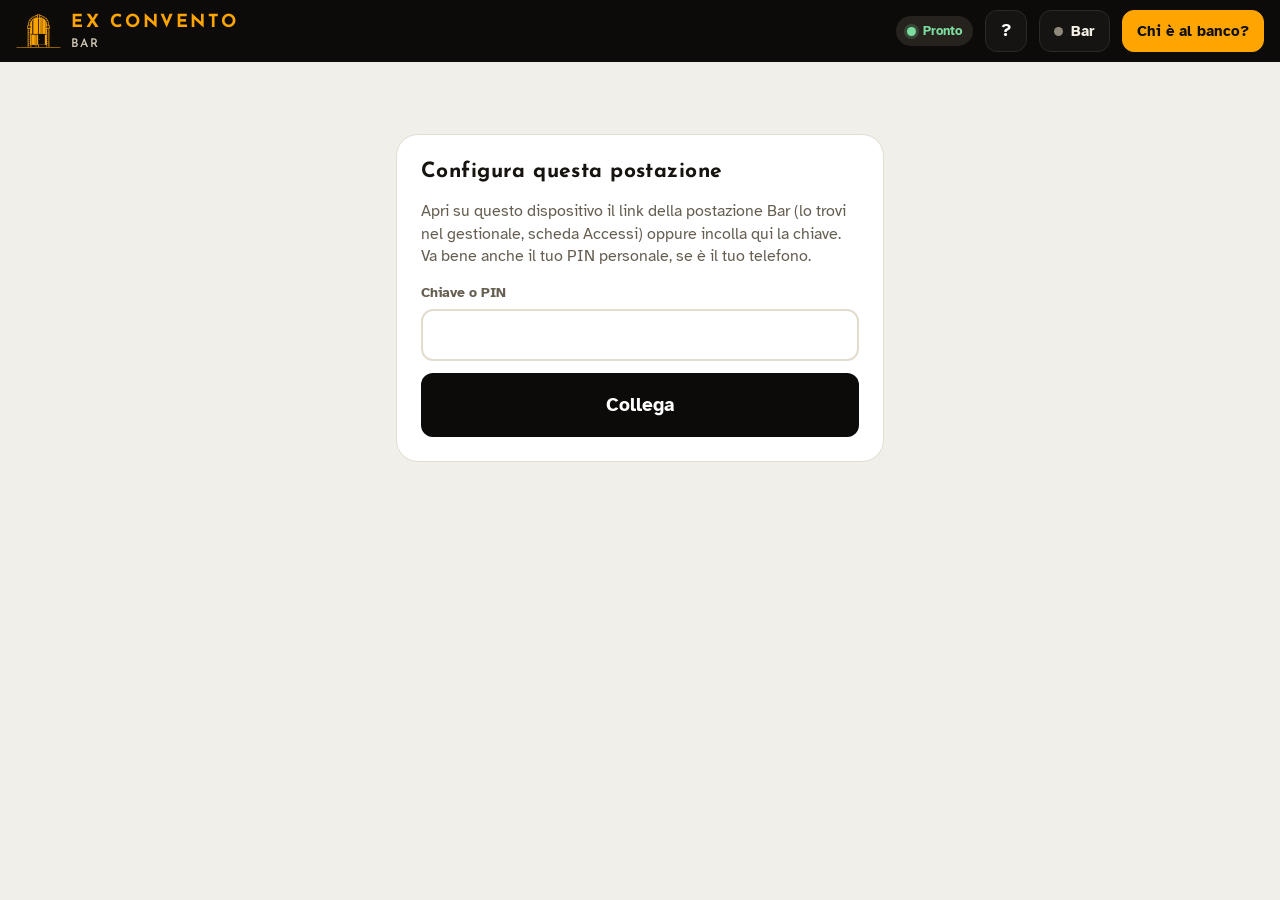
<file: bar/index.html>
<!doctype html>
<html lang="it">
<head>
<meta charset="utf-8">
<meta name="viewport" content="width=device-width, initial-scale=1, viewport-fit=cover">
<title>Bar · Ex Convento</title>
<meta name="theme-color" content="#0d0b09">
<meta name="robots" content="noindex, nofollow">
<meta name="apple-mobile-web-app-capable" content="yes">
<meta name="mobile-web-app-capable" content="yes">
<meta name="apple-mobile-web-app-title" content="Bar Ex Convento">
<meta name="apple-mobile-web-app-status-bar-style" content="black">
<link rel="apple-touch-icon" href="../apple-touch-icon.png">
<link rel="icon" type="image/png" href="../icon-192.png">
<link rel="manifest" href="manifest.json">
<link rel="preconnect" href="https://fonts.googleapis.com">
<link rel="stylesheet" href="https://fonts.googleapis.com/css2?family=Atkinson+Hyperlegible:wght@400;700&family=Josefin+Sans:wght@600;700&display=swap">
<link rel="stylesheet" href="../comune.css">
<style>
  body{display:flex;flex-direction:column;min-height:100dvh}
  .main{flex:1;display:flex;min-height:0}
  .prod{flex:1;padding:16px;overflow:auto}
  .griglia{display:grid;grid-template-columns:repeat(auto-fill,minmax(150px,1fr));gap:12px}
  .p{position:relative;background:var(--sup);border-radius:var(--r);box-shadow:var(--ombra);min-height:110px;padding:14px;text-align:left;display:flex;flex-direction:column;justify-content:space-between;border-top:6px solid var(--c,var(--ambra));transition:transform .08s}
  .p:active{transform:scale(.96)}
  .p .n{font-weight:700;font-size:18px;line-height:1.2}
  .p .pr{font:700 20px/1 var(--display);color:var(--muted)}
  .p .q{position:absolute;top:10px;right:10px;min-width:32px;height:32px;border-radius:16px;background:var(--nero);color:var(--ambra);font-weight:700;display:grid;place-items:center;padding:0 8px}
  .p .q + .n{padding-right:30px}
  .p.flash{animation:fl .3s}
  @keyframes fl{50%{transform:scale(.94)}}
  .avviso{background:var(--ocra-soft);color:var(--ocra);border-radius:var(--r-sm);padding:10px 14px;font-weight:700;margin-bottom:12px;display:flex;gap:10px;align-items:center;justify-content:space-between;flex-wrap:wrap}

  .scontrino{width:380px;flex:none;background:var(--sup);border-left:1px solid var(--linea);display:flex;flex-direction:column;min-height:0}
  .sc-h{display:flex;align-items:center;justify-content:space-between;padding:16px 18px 8px}
  .righe{flex:1;overflow:auto;padding:0 12px}
  .riga{display:flex;align-items:center;gap:10px;padding:10px 6px;border-bottom:1px solid var(--linea)}
  .riga .nm{flex:1;font-weight:700;line-height:1.2}
  .riga .nm small{display:block;font-weight:400;color:var(--muted)}
  .qbtn{width:44px;height:44px;border-radius:50%;background:var(--sup2);font-size:22px;font-weight:700}
  .riga .qq{min-width:26px;text-align:center;font-weight:700;font-size:18px}
  .riga .tt{min-width:76px;text-align:right;font-weight:700}
  .tot{padding:14px 18px;border-top:2px solid var(--linea)}
  .tot .cifra{display:flex;justify-content:space-between;align-items:baseline;font:700 34px/1 var(--display);margin-bottom:12px}
  .tot .cifra span:first-child{font-size:18px;color:var(--muted)}
  .paga{display:grid;grid-template-columns:1fr 1fr;gap:10px}

  .barra{display:none}
  .inDlg .sc-h h2{visibility:hidden}
  .inDlg .sc-h{padding-top:0}
  @media (max-width:820px){
    .scontrino{display:none}
    .prod{padding:12px 12px 100px}
    .griglia{grid-template-columns:repeat(auto-fill,minmax(130px,1fr));gap:10px}
    .p{min-height:96px}
    .barra{display:flex;position:fixed;left:0;right:0;bottom:0;z-index:30;background:var(--nero);color:#fff;padding:12px 14px;padding-bottom:max(12px,env(safe-area-inset-bottom));gap:12px;align-items:center}
    .barra .info{flex:1;font-weight:700}
    .barra .info b{display:block;font:700 24px/1.1 var(--display);color:var(--ambra)}
    .barra .btn{min-height:54px}
  }
  .tasti{display:grid;grid-template-columns:repeat(3,1fr);gap:8px;margin:10px 0}
  .tasti button{min-height:58px;border-radius:var(--r-sm);background:var(--sup2);font-weight:700;font-size:19px}
  .resto{display:flex;justify-content:space-between;align-items:baseline;background:var(--verde-soft);color:var(--verde);border-radius:var(--r-sm);padding:14px 16px;font:700 26px/1 var(--display)}
  .resto.no{background:var(--rosso-soft);color:var(--rosso)}
  .resto span:first-child{font-size:16px}
  /* Pagamento in contanti: su telefono tutto in colonna (conferma subito sotto il resto), su tablet in due colonne */
  .pagaC{display:flex;flex-direction:column}
  .pagaC .pcSx{display:flex;flex-direction:column;gap:10px}
  .pagaC #resto:empty{display:none}
  .pagaC .tasti{margin:12px 0 0}
  @media (min-width:700px){
    dialog[data-k="contanti"]{width:min(780px,calc(100vw - 24px))}
    .pagaC{display:grid;grid-template-columns:1fr 1fr;gap:16px;align-items:start}
    .pagaC .tasti{margin:0}
  }
  @media (max-height:700px){
    .tasti{gap:6px}
    .tasti button{min-height:46px;font-size:18px}
    .resto{padding:10px 14px;font-size:22px}
    dialog[data-k="contanti"] .dlg-h{padding:10px 16px 2px}
    dialog[data-k="contanti"] .dlg-b{padding:6px 16px 14px}
  }

  .pann{padding:16px;max-width:900px;margin:0 auto;width:100%}
  .kpi{display:grid;grid-template-columns:repeat(auto-fit,minmax(150px,1fr));gap:12px;margin-bottom:14px}
  .kpi .card b{display:block;font:700 28px/1.1 var(--display);margin-top:4px}
  .lista .el{display:flex;gap:12px;align-items:center;padding:12px 4px;border-bottom:1px solid var(--linea)}
  .lista .el .d{flex:1;min-width:0}
  .lista .el .d small{display:block;color:var(--muted)}
  .lista .el.ann{opacity:.5;text-decoration:line-through}
  .lst{width:100%;border-collapse:collapse}
  .lst td{padding:6px 4px;vertical-align:middle}
  .lst input,.lst select{width:100%;min-height:46px;border:2px solid var(--linea);border-radius:10px;padding:6px 10px;font:inherit;background:var(--sup)}
  .lst .pz{width:96px}
  .cassabtn{display:inline-flex;align-items:center;gap:8px;height:42px;padding:0 14px;border-radius:12px;background:#151412;border:1px solid #2c2a26;color:#f4efe4;font-weight:700;font-size:15px;white-space:nowrap;max-width:34vw;overflow:hidden;text-overflow:ellipsis}
  .cassabtn i{width:9px;height:9px;border-radius:50%;background:#8f887b;flex:none}
  body.evento .cassabtn{background:var(--ambra);border-color:var(--ambra);color:#111}
  body.evento .cassabtn i{background:#111}
  body.evento .tabs{box-shadow:inset 0 -3px 0 var(--ambra)}
  .evbanner{display:flex;align-items:center;gap:12px;flex-wrap:wrap;background:var(--nero);color:#f4efe4;border-radius:var(--r-sm);padding:10px 14px;margin-bottom:12px;border-left:6px solid var(--ambra)}
  .evbanner b{color:var(--ambra);font:700 17px/1.2 var(--display);letter-spacing:.04em}
  .evbanner span{flex:1;min-width:160px;font-size:14px;color:#cfc6b6}
  .cassalist{display:flex;flex-direction:column;gap:10px}
  .cassaopt{display:flex;align-items:center;gap:14px;text-align:left;padding:14px 16px;border-radius:14px;background:var(--sup2);border:2px solid transparent;width:100%}
  .cassaopt.on{border-color:var(--ambra);background:var(--ambra-soft)}
  .cassaopt .ic{width:44px;height:44px;border-radius:12px;display:grid;place-items:center;background:var(--nero);color:var(--ambra);font-size:22px;flex:none}
  .cassaopt b{display:block;font-size:18px}
  .cassaopt small{color:var(--muted)}
  .check{display:flex;gap:12px;align-items:flex-start;padding:12px 14px;border-radius:var(--r-sm);background:var(--sup2);margin:12px 0;font-weight:700;cursor:pointer}
  .check input{width:24px;height:24px;flex:none;margin:0;accent-color:var(--ambra)}
  .check small{display:block;font-weight:400;color:var(--muted)}
  @media (max-width:560px){.cassabtn{max-width:30vw;padding:0 10px;height:38px;font-size:14px}}
  /* Tablet orizzontale (es. 10" in verticale basso): schede dentro la testata, prodotti più fitti, scontrino sempre visibile */
  .top .tabs{position:static;background:none;padding:0;margin:0 0 0 6px;flex:0 1 auto;min-width:0;align-self:stretch;align-items:stretch}
  .top .tab{padding:0 12px;display:flex;align-items:center}
  @media (min-width:821px){
    body{height:100dvh;overflow:hidden}
    .main{overflow:auto}
    .prod{height:100%}
    .scontrino{height:100%}
  }
  @media (min-width:821px) and (max-height:860px){
    .top{padding:6px 12px;padding-top:max(6px,env(safe-area-inset-top));gap:8px;min-height:52px}
    .top .brand img{width:36px;height:auto}
    .top .brand b{font-size:15px}
    .top .brand small{font-size:10px;margin-top:2px}
    .top .tab{font-size:15px;padding:0 10px}
    .chip,.cassabtn{height:38px;font-size:14px;padding:0 11px}
    .sync{font-size:12px;padding:5px 9px}
    .prod{padding:10px 12px}
    .scelte{gap:6px}
    .prod .scelta{min-height:40px;padding:0 14px;font-size:15px}
    .griglia{grid-template-columns:repeat(auto-fill,minmax(122px,1fr));gap:9px}
    .p{min-height:84px;padding:10px 12px;border-top-width:5px}
    .p .n{font-size:16px}
    .p .pr{font-size:17px}
    .p .q{top:7px;right:7px;min-width:28px;height:28px}
    .scontrino{width:310px}
    .sc-h{padding:10px 14px 4px}
    .sc-h h2{font-size:19px}
    .riga{padding:7px 4px;gap:8px}
    .qbtn{width:40px;height:40px;font-size:20px}
    .tot{padding:10px 14px}
    .tot .cifra{font-size:30px;margin-bottom:9px}
    .paga .btn{min-height:56px}
    .evbanner{padding:8px 12px;margin-bottom:10px}
  }
  @media (max-width:640px){.lst tr{display:grid;grid-template-columns:1fr 96px 44px;gap:6px;padding:8px 0;border-bottom:1px solid var(--linea)}.lst td{padding:0}.lst td.g{grid-column:1/2}.lst td.c{grid-column:2/4}}
</style>
</head>
<body>
<header class="top">
  <div class="brand"><img src="../logo.png" alt="" width="45" height="34"><div><b>EX CONVENTO</b><small>Bar</small></div></div>
  <div class="spazio"></div>
  <span id="sync" class="sync">…</span>
  <button id="cassaBtn" class="cassabtn" aria-label="Scegli la cassa"><i></i><span>Bar</span></button>
  <button id="opBtn" class="chip vuoto" aria-label="Chi è al banco">Chi è al banco?</button>
</header>
<nav class="tabs" id="viste">
  <button class="tab on" data-v="cassa">Cassa</button>
  <button class="tab" data-v="oggi">Oggi</button>
  <button class="tab" data-v="chiudi">Chiudi cassa</button>
  <button class="tab" data-v="scorte">Scorte</button>
  <button class="tab" data-v="listino">Listino</button>
</nav>
<div id="app" class="main"></div>
<div class="barra" id="barra"></div>
<dialog id="dlg"></dialog>

<script src="../comune.js"></script>
<script src="../totore.js" defer></script>
<script>
(function () {
  'use strict';
  var X = window.EXC, $ = function (s, r) { return (r || document).querySelector(s); };
  var COL = ['#FEA501', '#2f6f9a', '#1b7a4a', '#b33f28', '#94660a', '#7d4f9a', '#4f4a42', '#2f8f8a'];
  var S = {vista: 'cassa', gruppo: 'Tutti', carrello: [], listino: [], esempio: false, operatori: [], postazione: '', cassa: X.get('cassaAttiva', ''), casseEventi: [], eventiVicini: [], noteCasse: X.get('casseNote', {})};
  var dlg = $('#dlg');

  function vendite() { return X.get('vendite', []); }
  /* vendite aperte arrivate da altri dispositivi della stessa postazione (dal server) */
  function remoteRiga(r) {
    var righe = [], re = /(-?\d+(?:\.\d+)?)× (.+?) (-?\d+\.\d{2})(?=, |$| \[)/g, m;
    while ((m = re.exec(r.articoli || ''))) righe.push({q: Number(m[1]), nome: m[2], prezzo: Number(m[3])});
    var mot = /\[([^\]:]+)(?::\s*([^\]]+))?\]$/.exec(r.articoli || '');
    return {id: r.id, quando: r.quando, data: r.data, operatore: r.operatore, metodo: r.metodo, totale: Number(r.totale) || 0, righe: righe, evento: r.evento || '',
      motivo: mot ? mot[1] : '', perChi: mot && mot[2] ? mot[2] : '', remoto: true, postazione: r.postazione || ''};
  }
  function remote() {
    var loc = {}; vendite().forEach(function (v) { loc[v.id] = 1; });
    var chiusi = X.get('chiusiRemoti', []);
    return (S.remote || []).filter(function (v) { return !loc[v.id] && chiusi.indexOf(v.id) < 0; });
  }
  function tutteAperte() { return aperte().concat(remote().filter(stessaCassa)); }
  function salvaVendite(v) { var lim = X.oggi(new Date(Date.now() - 21 * 864e5)); X.set('vendite', v.filter(function (x) { return !x.chiusa || x.data >= lim; }).slice(-3000)); }
  // Chi è al banco vale per un'operazione: si sceglie al momento di incassare e si azzera un minuto dopo l'ultima operazione
  // (5 minuti se è stato scelto ma non si è ancora registrato niente). Così ogni vendita ha il nome giusto.
  var OP_DOPO = 60000, OP_ATTESA = 300000;
  function operatore() {
    var n = X.get('operatore', ''), sc = Number(X.get('opScade', 0)) || 0;
    if (n && Date.now() > sc) { X.set('operatore', ''); n = ''; }
    return n;
  }
  function segnaOperazione() { if (X.get('operatore', '')) X.set('opScade', Date.now() + OP_DOPO); }
  function aggiornaOp() {
    var op = operatore(), ob = $('#opBtn'); if (!ob) return;
    var html = op ? '<span class="lbl">Al banco: </span>' + X.esc(op) : 'Chi è al banco?';
    if (ob.innerHTML !== html) { ob.innerHTML = html; ob.classList.toggle('vuoto', !op); }
  }
  setInterval(aggiornaOp, 5000);

  /* ---------- dati dal gestionale ---------- */
  /* ---------- cassa attiva: quella di tutti i giorni o la cassa di un evento ---------- */
  function cassaEv() { return S.cassa ? (S.casseEventi.filter(function (c) { return c.id === S.cassa; })[0] || S.noteCasse[S.cassa] || null) : null; }
  function stessaCassa(v) { return (v.evento || '') === (S.cassa || ''); }
  function applicaCassa() {
    var ce = cassaEv();
    if (S.cassa && !ce) { S.cassa = ''; X.set('cassaAttiva', ''); }
    S.listino = (ce ? ce.listino : (S.listinoTutto || [])).filter(function (p) { return !p.nascosto; });
    document.body.classList.toggle('evento', !!ce);
    var b = $('#cassaBtn'); if (b) b.querySelector('span').textContent = ce ? ce.nome : 'Bar';
    if (S.gruppo !== 'Tutti' && gruppi().indexOf(S.gruppo) < 0) S.gruppo = 'Tutti';
  }
  function usaCassa(id) {
    if (S.carrello.length) return X.toast('Prima completa o svuota lo scontrino.', 'err');
    S.cassa = id || ''; X.set('cassaAttiva', S.cassa); applicaCassa(); chiudiDlg(); S.vista = 'cassa'; render();
    var ce = cassaEv(); X.toast(ce ? 'Cassa evento: ' + ce.nome : 'Cassa del bar di tutti i giorni', 'ok');
  }
  function suStato(s) {
    if (s.listino) { S.listinoTutto = s.listino.prodotti || []; S.esempio = !!s.listino.esempio; }
    if (s.casseEventi && s.casseEventi.ok) {
      S.casseEventi = s.casseEventi.values || [];
      var nota = {}; S.casseEventi.forEach(function (c) { nota[c.id] = c; });
      Object.keys(S.noteCasse).forEach(function (id) { if (!nota[id] && vendite().some(function (v) { return v.evento === id && !v.chiusa; })) nota[id] = S.noteCasse[id]; });
      S.noteCasse = nota; X.set('casseNote', nota);
    }
    if (s.eventiVicini && s.eventiVicini.ok) S.eventiVicini = s.eventiVicini.values || [];
    if (s.scorteBasse && s.scorteBasse.ok) S.scorteBasse = s.scorteBasse.values || [];
    applicaCassa();
    S.operatori = s.operatori || [];
    S.postazione = s.postazione || '';
    if (s.venditeAperte && s.venditeAperte.ok) {
      var ap = s.venditeAperte.values || [], ids = {};
      ap.forEach(function (v) { ids[v.id] = 1; });
      S.remote = ap.map(remoteRiga);  /* una sola cassa del bar: anche le vendite degli altri dispositivi */
      X.set('chiusiRemoti', X.get('chiusiRemoti', []).filter(function (id) { return ids[id]; }));
      // vendite di questo tablet già chiuse da un altro dispositivo o dalla chiusura automatica di mezzanotte
      var coda = {}; X.coda().forEach(function (c) { coda[c.id] = 1; });
      var lim = (s.generato || Date.now()) - 600000, lista = vendite(), cambiate = false;
      lista.forEach(function (v) { if (!v.chiusa && !coda[v.id] && !ids[v.id] && Date.parse(v.quando) < lim) { v.chiusa = 'altrove'; cambiate = true; } });
      if (cambiate) salvaVendite(lista);
    }
    if (S.vista === 'cassa' || (S.vista === 'scorte' && !document.querySelector('#scDlg[open]')) || (S.vista === 'listino' && !document.querySelector('#lstBody'))) render();
  }

  /* ---------- carrello ---------- */
  function totale() { return Math.round(S.carrello.reduce(function (s, r) { return s + r.q * r.prezzo; }, 0) * 100) / 100; }
  function pezzi() { return S.carrello.reduce(function (s, r) { return s + r.q; }, 0); }
  function aggiungi(id) {
    var p = S.listino.filter(function (x) { return x.id === id; })[0]; if (!p) return;
    var r = S.carrello.filter(function (x) { return x.id === id; })[0];
    if (r) r.q++; else S.carrello.push({id: p.id, nome: p.nome, prezzo: Number(p.prezzo), cassa: p.cassa || 'BAR', q: 1});
    if (navigator.vibrate) try { navigator.vibrate(12); } catch (e) {}
    render(); var b = document.querySelector('.p[data-id="' + CSS.escape(id) + '"]'); if (b) b.classList.add('flash');
  }
  function cambiaQ(id, d) {
    var r = S.carrello.filter(function (x) { return x.id === id; })[0]; if (!r) return;
    r.q += d; if (r.q <= 0) S.carrello = S.carrello.filter(function (x) { return x !== r; });
    render(); if (dlg.open && dlg.dataset.k === 'scontrino') apriScontrino();
  }

  /* ---------- viste ---------- */
  function render() {
    document.querySelectorAll('#viste .tab').forEach(function (t) { t.classList.toggle('on', t.dataset.v === S.vista); });
    aggiornaOp();
    var a = $('#app');
    $('#barra').style.display = S.vista === 'cassa' && window.matchMedia('(max-width:820px)').matches ? 'flex' : 'none';
    if (S.vista === 'cassa') a.innerHTML = vCassa();
    else if (S.vista === 'oggi') a.innerHTML = vOggi();
    else if (S.vista === 'chiudi') a.innerHTML = vChiudi();
    else if (S.vista === 'scorte') a.innerHTML = X.vScorte(X.scorteFiltro());
    else a.innerHTML = vListino();
    var nb = X.scorteBasse(), tb = document.querySelector('#viste [data-v="scorte"]'); if (tb) tb.innerHTML = 'Scorte' + (nb ? ' <span class="badge ros">' + nb + '</span>' : '');
    if (S.vista === 'cassa') $('#barra').innerHTML = S.carrello.length
      ? '<div class="info">' + pezzi() + (pezzi() === 1 ? ' articolo' : ' articoli') + '<b>' + X.euro(totale()) + '</b></div><button class="btn amb" data-act="scontrino">Incassa ›</button>'
      : '<div class="info muted" style="color:#cfc6b6">Tocca i prodotti per aggiungerli</div>';
  }
  function gruppi() { var g = []; S.listino.forEach(function (p) { if (g.indexOf(p.gruppo) < 0) g.push(p.gruppo); }); return g; }
  function colore(g) { var i = gruppi().indexOf(g); return COL[(i < 0 ? 0 : i) % COL.length]; }

  function vCassa() {
    var gs = gruppi(), h = '<section class="prod">', ce = cassaEv();
    if (ce) h += '<div class="evbanner"><b>' + X.esc(ce.nome) + '</b><span>Cassa evento' + (ce.data ? ' del ' + ce.data.slice(8) + '/' + ce.data.slice(5, 7) : '') + ': prezzi dell\'evento, incassi in EVENTI.</span><button class="btn lin" data-act="casse" style="min-height:40px;color:#fff;border-color:#3a362f">Cambia cassa</button></div>';
    if (S.esempio && !ce) h += '<div class="avviso">Prodotti e prezzi di esempio: aggiorna il listino prima di usare la cassa. <button class="btn amb" data-v-go="listino" style="min-height:42px">Apri listino</button></div>';
    if (!S.listino.length) h += '<div class="card vuota">' + (ce ? 'Il listino di questo evento è vuoto. <button class="btn amb" data-v-go="listino" style="min-height:42px;margin-left:8px">Prepara il listino</button>' : 'Il listino non è ancora arrivato. Serve un attimo di rete la prima volta.') + '</div>';
    if (gs.length > 1) h += '<div class="scelte" style="margin-bottom:12px">' + ['Tutti'].concat(gs).map(function (g) { return '<button class="scelta' + (S.gruppo === g ? ' on' : '') + '" data-g="' + X.esc(g) + '">' + X.esc(g) + '</button>'; }).join('') + '</div>';
    h += '<div class="griglia">' + S.listino.filter(function (p) { return S.gruppo === 'Tutti' || p.gruppo === S.gruppo; }).map(function (p) {
      var r = S.carrello.filter(function (x) { return x.id === p.id; })[0];
      return '<button class="p" data-id="' + X.esc(p.id) + '" style="--c:' + colore(p.gruppo) + '">' + (r ? '<span class="q">' + r.q + '</span>' : '') +
        '<span class="n">' + X.esc(p.nome) + '</span><span class="pr">' + X.euro(p.prezzo) + '</span></button>';
    }).join('') + '</div></section>';
    h += '<aside class="scontrino">' + scontrinoHtml() + '</aside>';
    return h;
  }
  function scontrinoHtml() {
    var h = '<div class="sc-h"><h2 style="margin:0">Scontrino</h2>' + (S.carrello.length ? '<button class="btn lin" data-act="svuota" style="min-height:40px;padding:0 12px">Svuota</button>' : '') + '</div><div class="righe">';
    if (!S.carrello.length) { var ult = ultimaVendita(); h += '<div class="vuota">Tocca i prodotti a sinistra per aggiungerli.' + (ult ? '<br><button class="btn lin" data-act="ripeti" style="margin-top:14px;min-height:44px">Ripeti l\'ultimo: ' + X.esc(ult.righe.map(function (r) { return r.q + '× ' + r.nome; }).join(', ')) + '</button>' : '') + '</div>'; }
    h += S.carrello.map(function (r) {
      return '<div class="riga"><div class="nm">' + X.esc(r.nome) + '<small>' + X.euro(r.prezzo) + '</small></div>' +
        '<button class="qbtn" data-q="-1" data-id="' + X.esc(r.id) + '" aria-label="Togli">−</button><span class="qq">' + r.q + '</span>' +
        '<button class="qbtn" data-q="1" data-id="' + X.esc(r.id) + '" aria-label="Aggiungi">+</button><span class="tt">' + X.euro(r.q * r.prezzo) + '</span></div>';
    }).join('');
    h += '</div><div class="tot"><div class="cifra"><span>Totale</span><span>' + X.euro(totale()) + '</span></div>' +
      '<div class="paga"><button class="btn ver big" data-pay="contanti"' + (S.carrello.length ? '' : ' disabled') + '>Contanti</button>' +
      '<button class="btn blu big" data-pay="carta"' + (S.carrello.length ? '' : ' disabled') + '>Carta</button></div>' +
      (X.linkAttivo() ? '<button class="btn lin full" data-pay="link" style="margin-top:10px;min-height:52px"' + (S.carrello.length ? '' : ' disabled') + '>Link / QR · paga dal telefono</button>' : '') +
      '<button class="btn lin full" data-pay="omaggio" style="margin-top:10px;min-height:46px"' + (S.carrello.length ? '' : ' disabled') + '>Omaggio / consumo staff</button></div>';
    return h;
  }

  function ultimaVendita() { var oggi = X.oggi(); var l = vendite().filter(function (v) { return v.data === oggi && stessaCassa(v) && v.totale >= 0 && !v.storno && !v.annullata && v.metodo !== 'omaggio'; }); return l.length ? l[l.length - 1] : null; }
  function aperte() { return vendite().filter(function (v) { return !v.chiusa && stessaCassa(v); }); }
  function somme(lista) {
    var o = {n: 0, contanti: 0, carta: 0, tot: 0, omaggi: 0, omaggiVal: 0, prodotti: {}};
    lista.forEach(function (v) {
      if (v.metodo === 'omaggio') { v.righe.forEach(function (r) { o.omaggi += r.q; o.prodotti[r.nome.replace(/^STORNO /, '')] = (o.prodotti[r.nome.replace(/^STORNO /, '')] || 0) + r.q; }); o.omaggiVal += v.totale; return; }
      if (v.totale > 0) o.n++;
      o[v.metodo === 'carta' ? 'carta' : 'contanti'] += v.totale; o.tot += v.totale;
      v.righe.forEach(function (r) { o.prodotti[r.nome] = (o.prodotti[r.nome] || 0) + r.q; });
    });
    ['contanti', 'carta', 'tot', 'omaggiVal'].forEach(function (n) { o[n] = Math.round(o[n] * 100) / 100; });
    return o;
  }
  function vOggi() {
    var oggi = X.oggi(), lista = vendite().concat(remote()).filter(function (v) { return v.data === oggi && stessaCassa(v); }).sort(function (a, b) { return a.quando < b.quando ? -1 : 1; }), s = somme(lista), ce = cassaEv();
    var top = Object.keys(s.prodotti).map(function (n) { return [n, s.prodotti[n]]; }).filter(function (x) { return x[1] > 0; }).sort(function (a, b) { return b[1] - a[1]; }).slice(0, 6);
    var h = '<section class="pann"><h2>Oggi al bar' + (ce ? ' · ' + X.esc(ce.nome) : '') + '</h2><div class="kpi">' +
      '<div class="card"><span class="muted">Incassato</span><b>' + X.euro(s.tot) + '</b></div>' +
      '<div class="card"><span class="muted">Contanti</span><b>' + X.euro(s.contanti) + '</b></div>' +
      '<div class="card"><span class="muted">Carta</span><b>' + X.euro(s.carta) + '</b></div>' +
      '<div class="card"><span class="muted">Scontrini</span><b>' + s.n + '</b></div>' +
      '<div class="card"><span class="muted">Omaggi e staff</span><b>' + s.omaggi + ' pz</b><small class="muted">valore ' + X.euro(s.omaggiVal) + '</small></div></div>';
    if (top.length) h += '<div class="card" style="margin-bottom:14px"><h3>Consumi di oggi (venduti + omaggi)</h3>' + top.map(function (t) { return '<div style="display:flex;justify-content:space-between;padding:6px 0;border-bottom:1px solid var(--linea)"><span>' + X.esc(t[0]) + '</span><b>' + t[1] + '</b></div>'; }).join('') + '</div>';
    var err = X.errori();
    if (err.length) h += '<div class="card" style="margin-bottom:14px;border:2px solid var(--rosso)"><h3>Da controllare (' + err.length + ')</h3>' + err.slice(0, 10).map(function (e) { return '<div class="muted" style="padding:4px 0">' + X.esc(e.tipo) + ' · ' + X.esc(e.errore) + '</div>'; }).join('') + '<button class="btn lin" data-act="pulisciErr" style="margin-top:8px">Ho visto, nascondi</button></div>';
    h += '<div class="card"><h3>Scontrini</h3><div class="lista">';
    if (!lista.length) h += '<div class="vuota">Ancora nessuna vendita oggi.</div>';
    var coda = X.coda().map(function (c) { return c.id; });
    h += lista.slice().reverse().map(function (v) {
      var annullabile = !v.remoto && !v.chiusa && v.totale > 0 && !v.annullata;
      return '<div class="el' + (v.annullata ? ' ann' : '') + '"><div class="d"><b>' + X.esc(v.righe.map(function (r) { return r.q + '× ' + r.nome; }).join(', ')) + '</b>' +
        '<small>' + X.ora(v.quando) + ' · ' + (v.metodo === 'omaggio' ? '<span class="badge ara">' + X.esc((v.motivo || 'omaggio') + (v.perChi ? ': ' + v.perChi : '')) + '</span>' : v.metodo === 'carta' ? 'carta' : 'contanti') + ' · ' + X.esc(v.operatore || '') +
        (v.remoto ? ' · <span class="badge">' + X.esc('altro dispositivo') + '</span>' : coda.indexOf(v.id) >= 0 ? ' · <span class="badge ara">da inviare</span>' : ' · <span class="badge ver">salvato</span>') + (v.chiusa ? ' · chiusa' : '') + '</small></div>' +
        '<b>' + (v.metodo === 'omaggio' ? '0,00 €' : X.euro(v.totale)) + '</b>' + (annullabile ? '<button class="btn lin" data-ann="' + v.id + '" style="min-height:42px;padding:0 12px">Annulla</button>' : '') + '</div>';
    }).join('');
    return h + '</div></div></section>';
  }
  function vChiudi() {
    var lista = tutteAperte(), s = somme(lista), ce = cassaEv();
    var giorni = lista.map(function (v) { return v.data; }).filter(function (d, i, a) { return a.indexOf(d) === i; }).sort();
    var h = '<section class="pann"><h2>' + (ce ? 'Chiusura cassa evento · ' + X.esc(ce.nome) : 'Chiusura cassa') + '</h2><p class="muted" style="margin-top:0">Vendite non ancora chiuse (tutti i dispositivi del bar)' + (ce ? ' per questo evento' : '') + (giorni.length ? ' (' + giorni.map(function (d) { return d.slice(8) + '/' + d.slice(5, 7); }).join(', ') + ')' : '') + '. ' + (ce ? 'Alla chiusura gli incassi vanno nel Flusso di Cassa in EVENTI, con il nome dell\'evento, e nel resoconto dell\'evento nel gestionale.' : 'Alla chiusura il gestionale scrive gli incassi nel Flusso di Cassa, divisi per categoria e metodo.') + '</p>' +
      '<div class="kpi"><div class="card"><span class="muted">Contanti attesi</span><b>' + X.euro(s.contanti) + '</b></div>' +
      '<div class="card"><span class="muted">Carta</span><b>' + X.euro(s.carta) + '</b></div>' +
      '<div class="card"><span class="muted">Scontrini</span><b>' + s.n + '</b></div>' +
      (s.omaggi ? '<div class="card"><span class="muted">Omaggi e staff</span><b>' + s.omaggi + ' pz</b><small class="muted">non entrano in cassa</small></div>' : '') + '</div>';
    if (!lista.length) return h + '<div class="card vuota">Niente da chiudere: nessuna vendita aperta.' + (ce ? '<br><button class="btn lin" data-act="archivia" style="margin-top:14px">L\'evento è finito: archivia questa cassa evento</button>' : '') + '</div></section>';
    h += '<div class="card"><label class="campo"><span>Contanti contati nel cassetto (facoltativo)</span><input id="contati" inputmode="decimal" placeholder="es. ' + s.contanti.toFixed(2).replace('.', ',') + '"></label>' +
      '<div id="diff" class="muted" style="font-weight:700;min-height:22px"></div>' +
      '<label class="campo"><span>Note (facoltative)</span><input id="noteCh" placeholder="es. serata jazz, fondo cassa 50 €"></label>' +
      (ce ? '<label class="check"><input type="checkbox" id="concludi" checked><span>L\'evento è finito<small>Archivia questa cassa evento: il tablet torna al listino di tutti i giorni.</small></span></label>' : '') +
      '<button class="btn prim big full" data-act="chiudi">Chiudi la cassa e invia</button>' +
      '<p class="muted" style="font-size:14px;margin-bottom:0">Funziona anche senza rete: la chiusura parte appena c\'è connessione.</p></div>';
    var ch = X.get('chiusure', []);
    if (ch.length) h += '<div class="card" style="margin-top:14px"><h3>Ultime chiusure</h3>' + ch.slice(-8).reverse().map(function (c) { return '<div style="display:flex;justify-content:space-between;padding:6px 0;border-bottom:1px solid var(--linea)"><span>' + c.data.slice(8) + '/' + c.data.slice(5, 7) + ' · ' + X.esc(c.operatore) + (c.evento ? ' · ' + X.esc(c.evento) : '') + '</span><b>' + X.euro(c.totale) + '</b></div>'; }).join('') + '</div>';
    return h + '</section>';
  }
  function vListino() {
    var ce = cassaEv();
    if (ce) return '<section class="pann"><h2>Listino dell\'evento · ' + X.esc(ce.nome) + '</h2><p class="muted" style="margin-top:0">Questi prezzi valgono solo per questa cassa evento: il listino di tutti i giorni non cambia. Aggiungi qui i piatti del giorno. Gli incassi vanno in EVENTI (le tessere restano in CONTRIBUTO). Per salvare serve il PIN personale e un po\' di rete.</p><div class="card"><table class="lst"><tbody id="lstBody">' +
      ce.listino.map(function (p) { return rigaListino(p, 'EVENTI'); }).join('') + '</tbody></table>' +
      '<div class="azioni"><button class="btn amb" data-act="addPiatto">+ Piatto del giorno</button><button class="btn lin" data-act="addProd">+ Altro prodotto</button></div></div>' +
      '<div class="azioni"><button class="btn prim big" data-act="salvaListino">Salva listino evento</button></div></section>';
    var l = S.listinoTutto || [];
    var h = '<section class="pann"><h2>Listino</h2><p class="muted" style="margin-top:0">Per salvare serve il PIN personale di un membro del direttivo e un po\' di rete. "Cassa" è la categoria del Flusso di Cassa in cui finisce l\'incasso (BAR, CONTRIBUTO, LAB TICKETS, EVENTI…).</p><div class="card"><table class="lst"><tbody id="lstBody">' +
      l.map(rigaListino).join('') + '</tbody></table><button class="btn lin full" data-act="addProd" style="margin-top:10px">+ Aggiungi prodotto</button></div>' +
      '<div class="azioni"><button class="btn prim big" data-act="salvaListino">Salva listino</button></div></section>';
    return h;
  }
  function rigaListino(p, base) {
    p = p || {id: '', nome: '', prezzo: '', gruppo: 'Bevande', cassa: base || 'BAR'};
    return '<tr data-id="' + X.esc(p.id) + '"><td><input class="ln" placeholder="Nome" value="' + X.esc(p.nome) + '"></td>' +
      '<td class="pz"><input class="lp" inputmode="decimal" placeholder="€" value="' + (p.prezzo === '' ? '' : String(p.prezzo).replace('.', ',')) + '"></td>' +
      '<td><button class="qbtn" data-act="delProd" aria-label="Elimina">×</button></td>' +
      '<td class="g"><input class="lg" placeholder="Gruppo" value="' + X.esc(p.gruppo) + '"></td>' +
      '<td class="c"><input class="lc" placeholder="Cassa" value="' + X.esc(p.cassa || base || 'BAR') + '"></td></tr>';
  }

  /* ---------- finestre ---------- */
  function apri(k, titolo, corpo) {
    dlg.dataset.k = k;
    dlg.innerHTML = '<div class="dlg-h"><h2>' + titolo + '</h2><button class="dlg-x" data-act="x" aria-label="Chiudi">×</button></div><div class="dlg-b">' + corpo + '</div>';
    if (!dlg.open) dlg.showModal();
  }
  function chiudiDlg() { if (dlg.open) dlg.close(); }
  function apriScontrino() { if (!S.carrello.length) return chiudiDlg(); apri('scontrino', 'Scontrino', '<div class="inDlg" style="margin:0 -12px">' + scontrinoHtml() + '</div>'); }
  function scegliOperatore(poi) {
    var h = '<p class="muted" style="margin-top:0">Tocca il tuo nome: vale per questa operazione e si azzera un minuto dopo.</p><div class="scelte">' +
      S.operatori.map(function (n) { return '<button class="scelta" data-op="' + X.esc(n) + '" style="min-height:56px;font-size:18px">' + X.esc(n) + '</button>'; }).join('') + '</div>' +
      '<label class="campo"><span>' + (S.operatori.length ? 'Oppure scrivi il nome' : 'Il tuo nome') + '</span><input id="opNome" list="excvNomi" placeholder="Nome e cognome" autocomplete="off" enterkeyhint="go" data-invio="[data-act=opOk]"></label>' +
      '<button class="btn prim full" data-act="opOk">Conferma</button>';
    S.dopoOp = poi || null;
    apri('operatore', 'Chi è al banco?', h);
  }
  function usaOperatore(nome) {
    X.set('operatore', X.ricordaNome(nome)); X.set('opScade', Date.now() + OP_ATTESA); chiudiDlg(); render();
    var poi = S.dopoOp; S.dopoOp = null; if (poi) poi();
  }
  // tessere vendute al banco: si chiede il nome di ogni socio, così il pagamento si collega al Libro soci
  function quanteTessere() { return S.carrello.filter(function (r) { return r.id === 'tessera' || /tessera/i.test(r.nome); }).reduce(function (a, r) { return a + Math.max(0, r.q); }, 0); }
  function chiediTessere(metodo) {
    var n = Math.min(10, quanteTessere()), campi = '';
    for (var i = 0; i < n; i++) campi += '<label class="campo"><span>Socio ' + (n > 1 ? (i + 1) + ' ' : '') + '· nome e cognome</span><input class="tesNome" list="excvNomi" autocomplete="off" value="' + X.esc((S.tessere || [])[i] || '') + '"></label>';
    apri('tessere', n > 1 ? 'Per chi sono le tessere?' : 'Per chi è la tessera?', campi + '<p class="muted" style="font-size:14px">Il pagamento si collega al socio nel Libro soci. Se non c\'è ancora, il direttivo lo vede tra le tessere da assegnare.</p><div class="azioni"><button class="btn lin" data-act="x">Indietro</button><button class="btn prim big" data-act="confTessere" data-met="' + metodo + '">Continua</button></div>');
    var p = document.querySelector('.tesNome'); if (p) p.focus();
  }
  function paga(metodo) {
    if (!S.carrello.length) return;
    if (!operatore()) return scegliOperatore(function () { paga(metodo); });
    if (metodo !== 'omaggio' && quanteTessere() && (S.tessere || []).length < Math.min(10, quanteTessere())) return chiediTessere(metodo);
    if (metodo === 'link') {
      var v = nuovaVendita('carta', {link: true});
      chiudiDlg();
      return X.pagaLink({link: {collegato: 'bar', vendita: v, operatore: operatore()}, titolo: 'Paga con il telefono', onPagato: function () { salvaVendita(v); }});
    }
    if (metodo === 'omaggio') {
      apri('omaggio', 'Omaggio o consumo staff', '<div class="resto" style="background:var(--ocra-soft);color:var(--ocra)"><span>' + pezzi() + (pezzi() === 1 ? ' articolo' : ' articoli') + ' · non si incassa</span><span>0,00 €</span></div>' +
        '<p class="muted" style="margin:12px 0 6px">Perché non si paga?</p><div class="scelte" id="omMot">' + ['Consumo staff', 'Omaggio', 'Altro'].map(function (m, i) { return '<button class="scelta' + (i ? '' : ' on') + '" data-mot="' + m + '">' + m + '</button>'; }).join('') + '</div>' +
        '<label class="campo"><span>Per chi</span><input id="omChi" list="excvNomi" value="' + X.esc(operatore()) + '" placeholder="Nome" autocomplete="off"></label>' +
        '<p class="muted" style="font-size:14px">Viene contato nei consumi (così le scorte tornano), ma non entra nel Flusso di Cassa.</p>' +
        '<div class="azioni"><button class="btn lin" data-act="x">Indietro</button><button class="btn amb big" data-act="confOmaggio">Registra</button></div>');
      return;
    }
    if (metodo === 'carta') {
      apri('carta', 'Pagamento con carta', '<div class="resto"><span>Da incassare col POS</span><span>' + X.euro(totale()) + '</span></div><p class="muted">Conferma solo dopo che il pagamento sul POS è andato a buon fine.</p><div class="azioni"><button class="btn lin" data-act="x">Indietro</button><button class="btn blu big" data-act="confCarta">Pagato con carta</button></div>');
      return;
    }
    S.ricevuto = '';
    var t = totale(), tagli = [5, 10, 20, 50].filter(function (x) { return x >= t; }).slice(0, 3);
    apri('contanti', 'Pagamento in contanti', '<div class="pagaC"><div class="pcSx"><div class="resto"><span>Totale</span><span>' + X.euro(t) + '</span></div>' +
      '<p class="muted" style="margin:10px 0 6px">Quanto ti hanno dato?</p><div class="scelte"><button class="scelta" data-ric="' + t + '">Esatto</button>' +
      tagli.map(function (x) { return '<button class="scelta" data-ric="' + x + '">' + x + ' €</button>'; }).join('') + '</div>' +
      '<div id="resto"></div><button class="btn ver big full" data-act="confContanti">Conferma vendita</button></div>' +
      '<div class="tasti">' + ['1', '2', '3', '4', '5', '6', '7', '8', '9', ',', '0', '⌫'].map(function (c) { return '<button data-tasto="' + c + '">' + c + '</button>'; }).join('') + '</div></div>');
    aggiornaResto();
  }
  function aggiornaResto() {
    var el = $('#resto'); if (!el) return;
    var t = totale(), r = Number(String(S.ricevuto).replace(',', '.'));
    if (!S.ricevuto) { el.innerHTML = ''; return; }
    var resto = Math.round((r - t) * 100) / 100;
    el.innerHTML = '<div class="resto' + (resto < 0 ? ' no' : '') + '"><span>Ricevuti ' + X.euro(r) + ' · ' + (resto < 0 ? 'mancano' : 'resto') + '</span><span>' + X.euro(Math.abs(resto)) + '</span></div>';
  }
  function nuovaVendita(metodo, extra) {
    var v = {tipo: 'vendita', id: X.uuid(), quando: X.adesso(), data: X.oggi(), operatore: operatore(), metodo: metodo,
      righe: S.carrello.map(function (r) { return {id: r.id, nome: r.nome, prezzo: r.prezzo, q: r.q, cassa: r.cassa}; }), totale: totale()};
    if (S.cassa) v.evento = S.cassa;
    if (metodo !== 'omaggio' && (S.tessere || []).length) v.tessere = S.tessere.slice(0, Math.min(10, quanteTessere()));
    Object.keys(extra || {}).forEach(function (k) { v[k] = extra[k]; });
    return v;
  }
  // vendita pagata con il link: il gestionale l'ha già registrata, qui si tiene la copia locale (stesso codice, niente doppioni)
  function salvaVendita(v) {
    var lista = vendite(); if (lista.some(function (x) { return x.id === v.id; })) return;
    lista.push(v); salvaVendite(lista); X.accoda(v); segnaOperazione();
    // si svuota lo scontrino solo se è ancora quello appena pagato (altrimenti si sta già servendo un altro cliente)
    var firma = function (r) { return r.map(function (x) { return x.id + ':' + x.q; }).sort().join('|'); };
    if (firma(S.carrello) === firma(v.righe)) { S.carrello = []; S.tessere = []; }
    chiudiDlg(); render();
  }
  function registraVendita(metodo, extra) {
    var v = nuovaVendita(metodo, extra);
    var lista = vendite(); lista.push(v); salvaVendite(lista);
    X.accoda(v); segnaOperazione();
    S.carrello = []; S.tessere = []; chiudiDlg(); render();
    X.toast(metodo === 'omaggio' ? 'Registrato come ' + (v.motivo || 'omaggio').toLowerCase() + ' · ' + v.righe.reduce(function (a, r) { return a + r.q; }, 0) + ' pz' : 'Venduto · ' + X.euro(v.totale) + (metodo === 'carta' ? ' con carta' : ' in contanti'), 'ok', {label: 'Annulla', fn: function () { confermaAnnullo(v.id); }});
  }
  function annulla(id) {
    var lista = vendite(), v = lista.filter(function (x) { return x.id === id; })[0];
    if (!v || v.chiusa || v.annullata) return;
    apri('ann', 'Annullare lo scontrino?', '<p>' + X.esc(v.righe.map(function (r) { return r.q + '× ' + r.nome; }).join(', ')) + ' · <b>' + X.euro(v.totale) + '</b></p><p class="muted">Viene registrato uno storno con il tuo nome: lo scontrino originale resta nello storico.</p><div class="azioni"><button class="btn lin" data-act="x">No</button><button class="btn ros" data-act="confAnn" data-id="' + id + '">Sì, annulla</button></div>');
  }
  function confermaAnnullo(id) {
    if (!operatore()) return scegliOperatore(function () { confermaAnnullo(id); });
    var lista = vendite(), v = lista.filter(function (x) { return x.id === id; })[0]; if (!v) return;
    v.annullata = true;
    var st = {tipo: 'vendita', id: X.uuid(), quando: X.adesso(), data: X.oggi(), operatore: operatore(), metodo: v.metodo, storno: v.id,
      righe: v.righe.map(function (r) { return {id: r.id, nome: 'STORNO ' + r.nome, prezzo: r.prezzo, q: -r.q, cassa: r.cassa}; }), totale: -v.totale, annullata: true};
    if (v.evento) st.evento = v.evento;
    lista.push(st); salvaVendite(lista); X.accoda(st); segnaOperazione(); chiudiDlg(); render();
    X.toast('Scontrino annullato', 'ok');
  }
  function chiudiCassa() {
    if (!operatore()) return scegliOperatore(chiudiCassa);
    var lista = vendite(), rem = remote().filter(function (v) { return stessaCassa(v) && v.data <= X.oggi(); }), aperteL = lista.filter(function (v) { return !v.chiusa && stessaCassa(v); }).concat(rem); if (!aperteL.length) return;
    var s = somme(aperteL), cont = ($('#contati') || {}).value || '', id = X.uuid(), oggi = X.oggi();
    var c = {tipo: 'chiusura', id: id, quando: X.adesso(), data: oggi, operatore: operatore(), contati: cont ? Number(cont.replace(',', '.')) : '', note: (($('#noteCh') || {}).value || '').slice(0, 300)};
    var ce = cassaEv();
    if (ce) { c.evento = ce.id; c.concludi = !!(($('#concludi') || {}).checked); }
    lista.forEach(function (v) { if (!v.chiusa && v.data <= oggi && stessaCassa(v)) v.chiusa = id; });
    salvaVendite(lista); X.accoda(c); segnaOperazione();
    X.set('chiusiRemoti', X.get('chiusiRemoti', []).concat(rem.map(function (v) { return v.id; })).slice(-2000));
    var ch = X.get('chiusure', []); ch.push({id: id, data: oggi, operatore: c.operatore, totale: s.tot, evento: ce ? ce.nome : ''}); X.set('chiusure', ch.slice(-30));
    if (ce && c.concludi) { S.casseEventi = S.casseEventi.filter(function (x) { return x.id !== ce.id; }); S.cassa = ''; X.set('cassaAttiva', ''); applicaCassa(); }
    render(); X.toast((ce ? 'Cassa evento chiusa · ' : 'Cassa chiusa · ') + X.euro(s.tot), 'ok');
  }
  function salvaListino() {
    var righe = [].slice.call(document.querySelectorAll('#lstBody tr')).map(function (tr) {
      return {id: tr.dataset.id || ('p' + X.uuid().slice(0, 10)), nome: $('.ln', tr).value.trim(), prezzo: $('.lp', tr).value.trim().replace(',', '.'), gruppo: $('.lg', tr).value.trim() || 'Altro', cassa: ($('.lc', tr).value.trim() || (cassaEv() ? 'EVENTI' : 'BAR')).toUpperCase()};
    }).filter(function (p) { return p.nome; });
    if (!righe.length) return X.toast('Il listino è vuoto.', 'err');
    var bad = righe.filter(function (p) { return !(Number(p.prezzo) >= 0) || p.prezzo === ''; })[0];
    if (bad) return X.toast('Manca il prezzo di «' + bad.nome + '».', 'err');
    S.listinoBozza = righe;
    S.dopoPin = null;
    chiediPin(cassaEv() ? 'Salva listino evento' : 'Salva listino');
  }
  function chiediPin(etichetta) {
    apri('pin', 'Conferma con il tuo PIN', '<label class="campo"><span>PIN personale (direttivo)</span><input id="pinL" type="password" inputmode="numeric" autocomplete="off"></label><button class="btn prim full" data-act="confListino">' + etichetta + '</button>');
    setTimeout(function () { var i = $('#pinL'); if (i) i.focus(); }, 50);
  }
  function salvaCassaServer(pin, cassa, ok, b, lbl) {
    X.call('cassaEvento', {pin: pin, cassa: cassa}).then(function (j) {
      X.set('stato', j); suStato(j); chiudiDlg(); ok(j); render();
    }, function (e) {
      if (b) { b.disabled = false; b.textContent = lbl; }
      X.toast(e.server ? e.message : 'Serve la rete per salvare la cassa evento. Riprova tra poco.', 'err');
    });
  }
  function confermaListino() {
    var pin = ($('#pinL') || {}).value || ''; if (!pin) return;
    var b = $('[data-act="confListino"]'), lbl = b ? b.textContent : ''; if (b) { b.disabled = true; b.textContent = 'Salvo…'; }
    if (S.dopoPin) return S.dopoPin(pin, b, lbl);
    var ce = cassaEv();
    if (ce) return salvaCassaServer(pin, {id: ce.id, nome: ce.nome, data: ce.data, evento: ce.evento, listino: S.listinoBozza}, function () { S.vista = 'cassa'; X.toast('Listino dell\'evento salvato', 'ok'); }, b, lbl);
    X.call('listino', {pin: pin, listino: S.listinoBozza}).then(function (j) {
      X.set('stato', j); suStato(j); chiudiDlg(); S.vista = 'cassa'; render(); X.toast('Listino salvato', 'ok');
    }, function (e) {
      if (b) { b.disabled = false; b.textContent = lbl; }
      X.toast(e.server ? e.message : 'Serve la rete per salvare il listino. Riprova tra poco.', 'err');
    });
  }

  /* ---------- casse evento ---------- */
  function scegliCassa() {
    var ap = function (id) { return vendite().filter(function (v) { return (v.evento || '') === id && !v.chiusa && v.totale; }).length; };
    var opt = function (id, ic, nome, sub) { var n = ap(id); return '<button class="cassaopt' + ((S.cassa || '') === id ? ' on' : '') + '" data-cassa="' + X.esc(id) + '"><span class="ic">' + ic + '</span><span><b>' + X.esc(nome) + '</b><small>' + X.esc(sub) + (n ? ' · ' + n + ' vendite da chiudere' : '') + '</small></span></button>'; };
    var h = '<div class="cassalist">' + opt('', '\u2615', 'Bar di tutti i giorni', 'Listino normale, incassi in BAR');
    S.casseEventi.forEach(function (c) { h += opt(c.id, '\u{1F389}', c.nome, (c.data ? c.data.slice(8) + '/' + c.data.slice(5, 7) + ' · ' : '') + c.listino.length + ' voci · incassi in EVENTI'); });
    h += '</div><button class="btn amb big full" data-act="nuovaCassa" style="margin-top:16px">+ Nuova cassa evento</button>' +
      '<p class="muted" style="font-size:14px;margin-bottom:0">La cassa evento ha prezzi suoi e i piatti del giorno. Si può preparare anche dal gestionale, giorni prima.</p>';
    apri('casse', 'Quale cassa usi?', h);
  }
  function nuovaCassa() {
    var oggi = X.oggi(), ev = S.eventiVicini.filter(function (e) { return e.data >= oggi; }).concat(S.eventiVicini.filter(function (e) { return e.data < oggi; }).reverse());
    var h = (ev.length ? '<label class="campo"><span>Evento del calendario</span><select id="ceEv"><option value="">— nessuno, scrivo il nome —</option>' + ev.map(function (e) { return '<option value="' + X.esc(e.id) + '" data-t="' + X.esc(e.titolo) + '" data-d="' + X.esc(e.data) + '"' + (e.data === oggi ? ' selected' : '') + '>' + X.esc(e.data.slice(8) + '/' + e.data.slice(5, 7) + ' · ' + e.titolo) + '</option>'; }).join('') + '</select></label>' : '') +
      '<label class="campo"><span>Nome della cassa</span><input id="ceNome" placeholder="es. Festa d\'autunno" autocomplete="off"></label>' +
      '<label class="campo"><span>Data</span><input id="ceData" type="date" value="' + oggi + '"></label>' +
      '<p class="muted" style="font-size:14px">Si parte da una copia del listino del bar: dopo potrai cambiare i prezzi e aggiungere i piatti del giorno.</p>' +
      '<button class="btn prim big full" data-act="creaCassa">Continua</button>';
    apri('nuovaCassa', 'Nuova cassa evento', h);
    var sel = $('#ceEv'), aggiorna = function () { var o = sel && sel.selectedOptions[0]; if (o && o.value) { $('#ceNome').value = o.dataset.t; $('#ceData').value = o.dataset.d; } };
    if (sel) { sel.addEventListener('change', aggiorna); aggiorna(); }
  }
  function creaCassa() {
    var nome = (($('#ceNome') || {}).value || '').trim(), data = ($('#ceData') || {}).value || X.oggi(), ev = ($('#ceEv') || {}).value || '';
    if (nome.length < 2) return X.toast('Scrivi il nome della cassa evento.', 'err');
    var listino = (S.listinoTutto || []).filter(function (p) { return !p.nascosto; }).map(function (p) {
      return {id: p.id, nome: p.nome, prezzo: p.prezzo, gruppo: p.gruppo, cassa: !p.cassa || p.cassa === 'BAR' ? 'EVENTI' : p.cassa};
    });
    if (!listino.length) listino = [{id: '', nome: 'Piatto del giorno', prezzo: 0, gruppo: 'Cucina', cassa: 'EVENTI'}];
    S.dopoPin = function (pin, b, lbl) {
      salvaCassaServer(pin, {nome: nome, data: data, evento: ev, listino: listino}, function (j) {
        S.dopoPin = null; S.carrello = []; S.cassa = j.cassaId || ''; X.set('cassaAttiva', S.cassa); applicaCassa(); S.vista = 'listino';
        X.toast('Cassa evento creata: ora sistema prezzi e piatti del giorno', 'ok');
      }, b, lbl);
    };
    chiediPin('Crea la cassa evento');
  }
  function archiviaCassa() {
    var ce = cassaEv(); if (!ce) return;
    S.dopoPin = function (pin, b, lbl) {
      salvaCassaServer(pin, {id: ce.id, nome: ce.nome, data: ce.data, evento: ce.evento, listino: ce.listino, stato: 'chiusa'}, function () {
        S.dopoPin = null; S.cassa = ''; X.set('cassaAttiva', ''); applicaCassa(); S.vista = 'cassa'; X.toast('Cassa evento archiviata', 'ok');
      }, b, lbl);
    };
    chiediPin('Archivia la cassa evento');
  }

  /* ---------- configurazione iniziale ---------- */
  function setup() {
    $('#viste').style.display = 'none'; $('#barra').style.display = 'none';
    $('#app').innerHTML = '<div class="setup"><div class="card"><h2>Configura questa postazione</h2>' +
      '<p class="muted">Apri su questo dispositivo il link della postazione Bar (lo trovi nel gestionale, scheda Accessi) oppure incolla qui la chiave. Va bene anche il tuo PIN personale, se è il tuo telefono.</p>' +
      '<label class="campo"><span>Chiave o PIN</span><input id="kIn" autocomplete="off"></label><button class="btn prim full big" data-act="setK">Collega</button></div></div>';
  }
  function provaChiave() {
    var v = ($('#kIn') || {}).value || ''; v = v.trim(); var m = v.match(/[?&]k=([^&]+)/); if (m) v = decodeURIComponent(m[1]);
    if (!v) return;
    X.salvaChiave(v);
    var b = $('[data-act="setK"]'); if (b) { b.disabled = true; b.textContent = 'Controllo…'; }
    X.call('init').then(function (j) {
      X.set('stato', j); $('#viste').style.display = ''; suStato(j); render(); X.toast('Postazione collegata: ' + j.postazione, 'ok'); X.sync(true);
    }, function (e) {
      X.salvaChiave(''); if (b) { b.disabled = false; b.textContent = 'Collega'; }
      X.toast(e.server ? 'Chiave o PIN non valido.' : 'Serve la rete per il primo collegamento.', 'err');
    });
  }

  /* ---------- eventi ---------- */
  document.addEventListener('click', function (ev) {
    var t = ev.target.closest('button'); if (!t) return;
    var d = t.dataset;
    if (d.v) { S.vista = d.v; chiudiDlg(); render(); window.scrollTo(0, 0); return; }
    if (d.vGo) { S.vista = d.vGo; render(); return; }
    if (d.g) { S.gruppo = d.g; render(); return; }
    if (d.id && t.classList.contains('p')) return aggiungi(d.id);
    if (d.q) return cambiaQ(d.id, Number(d.q));
    if (d.pay) return paga(d.pay);
    if (d.ann) return annulla(d.ann);
    if (d.op) { return usaOperatore(d.op); }
    if (d.mot) { [].forEach.call(t.parentNode.children, function (b) { b.classList.toggle('on', b === t); }); return; }
    if (d.ric) { S.ricevuto = String(d.ric).replace('.', ','); aggiornaResto(); return; }
    if (d.tasto) {
      if (d.tasto === '⌫') S.ricevuto = S.ricevuto.slice(0, -1);
      else if (!(d.tasto === ',' && S.ricevuto.indexOf(',') >= 0) && S.ricevuto.length < 7) S.ricevuto += d.tasto;
      aggiornaResto(); return;
    }
    if (t.id === 'opBtn') return scegliOperatore();
    if (t.id === 'cassaBtn') return scegliCassa();
    if (d.cassa !== undefined) return usaCassa(d.cassa);
    switch (d.act) {
      case 'x': return chiudiDlg();
      case 'scontrino': return apriScontrino();
      case 'svuota': S.carrello = []; S.tessere = []; chiudiDlg(); return render();
      case 'ripeti': { var u = ultimaVendita(); if (u) { S.carrello = u.righe.filter(function (r) { return r.q > 0; }).map(function (r) { return {id: r.id, nome: r.nome, prezzo: r.prezzo, cassa: r.cassa, q: r.q}; }); render(); } return; }
      case 'confCarta': return registraVendita('carta');
      case 'confTessere': {
        var nomi = [].map.call(document.querySelectorAll('.tesNome'), function (i) { return X.nomePulito(i.value) || ''; });
        if (nomi.some(function (x) { return x.split(' ').length < 2; })) return X.toast('Scrivi nome e cognome di ogni socio.', 'err');
        S.tessere = nomi.map(function (x) { return X.ricordaNome(x); }); return paga(d.met);
      }
      case 'confContanti': return registraVendita('contanti');
      case 'confOmaggio': { var mb = document.querySelector('#omMot .on'); return registraVendita('omaggio', {motivo: mb ? mb.dataset.mot : 'Omaggio', perChi: X.ricordaNome(($('#omChi') || {}).value || '')}); }
      case 'confAnn': return confermaAnnullo(d.id);
      case 'chiudi': return chiudiCassa();
      case 'pulisciErr': X.set('errori', []); X.aggiornaStato(); return render();
      case 'addProd': $('#lstBody').insertAdjacentHTML('beforeend', rigaListino(null, cassaEv() ? 'EVENTI' : 'BAR')); return;
      case 'addPiatto': { $('#lstBody').insertAdjacentHTML('beforeend', rigaListino({id: '', nome: '', prezzo: '', gruppo: 'Cucina', cassa: 'EVENTI'})); var ins = document.querySelectorAll('#lstBody .ln'); ins[ins.length - 1].focus(); return; }
      case 'casse': return scegliCassa();
      case 'nuovaCassa': return nuovaCassa();
      case 'creaCassa': return creaCassa();
      case 'archivia': return archiviaCassa();
      case 'delProd': t.closest('tr').remove(); return;
      case 'salvaListino': return salvaListino();
      case 'confListino': return confermaListino();
      case 'setK': return provaChiave();
      case 'opOk': {
        var sel = document.querySelector('[data-op].on'), nome = ($('#opNome').value || '').trim() || (sel ? sel.dataset.op : '');
        if (!nome) return X.toast('Scegli o scrivi un nome.', 'err');
        return usaOperatore(nome);
      }
    }
  });
  document.addEventListener('input', function (ev) {
    if (ev.target.id === 'contati') {
      var s = somme(tutteAperte()), v = Number(ev.target.value.replace(',', '.')), el = $('#diff');
      if (!ev.target.value || isNaN(v)) { el.textContent = ''; return; }
      var df = Math.round((v - s.contanti) * 100) / 100;
      el.textContent = df === 0 ? 'Il conto torna.' : (df > 0 ? 'Ci sono ' + X.euro(df) + ' in più.' : 'Mancano ' + X.euro(-df) + '.');
      el.style.color = df === 0 ? 'var(--verde)' : 'var(--rosso)';
    }
  });
  dlg.addEventListener('click', function (ev) { if (ev.target === dlg) chiudiDlg(); });
  window.matchMedia('(max-width:820px)').addEventListener('change', function () { layout(); render(); });
  // Sul tablet in orizzontale le schede stanno nella testata: più spazio per i prodotti
  function layout() {
    var top = $('.top'), nav = $('#viste'), wide = window.matchMedia('(min-width:821px)').matches;
    if (wide && nav.parentNode !== top) top.insertBefore(nav, top.querySelector('.spazio'));
    else if (!wide && nav.parentNode === top) top.parentNode.insertBefore(nav, top.nextSibling);
  }
  layout();
  // Totore passeggia sopra i prodotti (mai sullo scontrino) e fa le fusa quando si vende
  window.TOTORE_AREA = function () {
    var sc = document.querySelector('.scontrino'), br = $('#barra'), w = window.innerWidth;
    var sw = sc && getComputedStyle(sc).display !== 'none' && S.vista === 'cassa' ? sc.getBoundingClientRect().width : 0;
    var bh = br && getComputedStyle(br).display !== 'none' ? br.getBoundingClientRect().height : 0;
    return {left: 0, width: w - sw, bottom: bh};
  };
  var toastBase = X.toast, ultimaFusa = 0;
  X.toast = function (msg, tipo) {
    try { if (window.Totore && (tipo === 'err' || (tipo === 'ok' && Date.now() - ultimaFusa > 20000))) { if (tipo === 'ok') ultimaFusa = Date.now(); Totore.reagisci(tipo); } } catch (e) {}
    return toastBase.apply(this, arguments);
  };

  X.aiuto('Come si usa la cassa', ['In alto a destra scegli la cassa: Bar di tutti i giorni oppure la cassa di un evento, con prezzi suoi e piatti del giorno.', 'Tocca i prodotti per metterli nello scontrino; con − e + cambi le quantità.', 'Scegli Contanti o Carta. Con Contanti il tastierino calcola il resto.', 'Se hai sbagliato, tocca Annulla nel messaggio verde subito dopo la vendita (oppure dalla scheda Oggi).', 'Omaggio / consumo staff: per ciò che non si paga; conta nei consumi ma non entra in cassa.', 'Senza rete funziona lo stesso: in alto vedi quante vendite aspettano di essere inviate.', 'A fine serata: Chiudi cassa, conta i contanti e conferma.', 'Scheda Scorte: Conta quando fai l’inventario, + Arrivati quando arriva la spesa, − Usati per ciò che si prende fuori dalle vendite. Le bevande collegate al listino scendono da sole a ogni vendita.']);
  X.scorteInit({reparti: ['Bar', 'Pulizie e sede'], operatore: operatore, chiediOp: function (poi) { scegliOperatore(poi); }, dopo: function () { segnaOperazione(); if (S.vista === 'scorte') render(); }});
  X.avvia('bar', {
    onStato: suStato,
    onChiave: function () { X.salvaChiave(''); setup(); },
    onEsiti: function () { if (S.vista === 'oggi') render(); }
  });
  if (!X.chiave()) setup(); else render();
})();
</script>
</body>
</html>
</file>
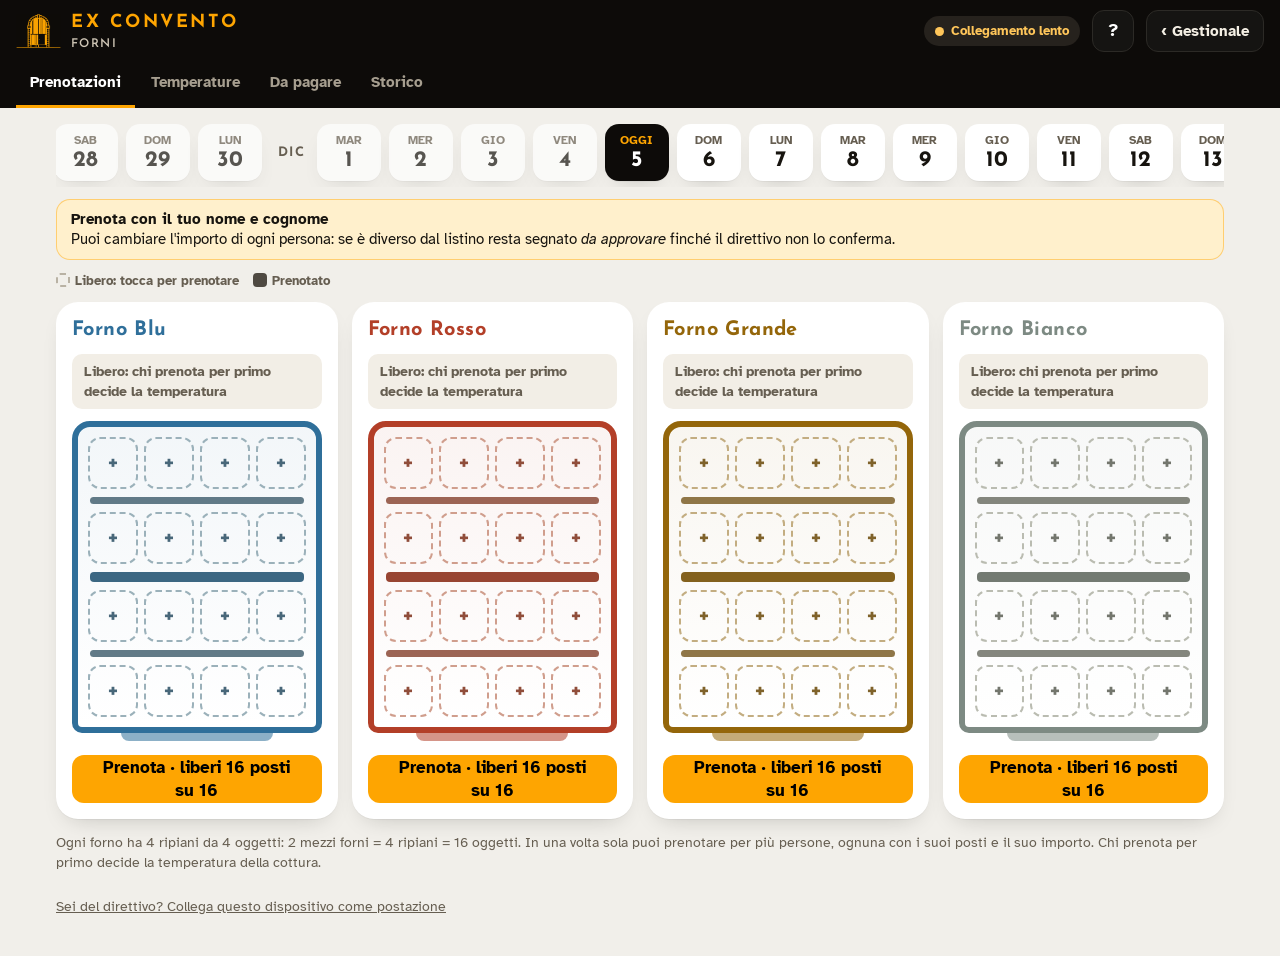
<file: forni/index.html>
<!doctype html>
<html lang="it">
<head>
<meta charset="utf-8">
<meta name="viewport" content="width=device-width, initial-scale=1, viewport-fit=cover">
<title>Forni · Ex Convento</title>
<meta name="theme-color" content="#0d0b09">
<meta name="robots" content="noindex, nofollow">
<meta name="apple-mobile-web-app-capable" content="yes">
<meta name="mobile-web-app-capable" content="yes">
<meta name="apple-mobile-web-app-title" content="Forni Ex Convento">
<meta name="apple-mobile-web-app-status-bar-style" content="black">
<link rel="apple-touch-icon" href="../apple-touch-icon.png">
<link rel="icon" type="image/png" href="../icon-192.png">
<link rel="manifest" href="manifest.json">
<link rel="preconnect" href="https://fonts.googleapis.com">
<link rel="stylesheet" href="https://fonts.googleapis.com/css2?family=Atkinson+Hyperlegible:wght@400;700&family=Josefin+Sans:wght@600;700&display=swap">
<link rel="stylesheet" href="../comune.css">
<style>
  .wrap{padding:16px;max-width:1200px;margin:0 auto}
  .forni{display:grid;grid-template-columns:repeat(auto-fit,minmax(300px,1fr));gap:14px}
  .forno{background:var(--sup);border-radius:22px;box-shadow:var(--ombra);overflow:hidden;display:flex;flex-direction:column}
  .forno .fh{padding:14px 18px;color:#fff;background:var(--fc);display:flex;justify-content:space-between;align-items:center}
  .forno .fh b{font:700 22px/1 var(--display);letter-spacing:.06em}
  .forno .fh{flex-wrap:wrap;gap:4px 10px}
  .forno .fh small{opacity:.85;font-weight:700;font-size:13px}
  .forno .fb{padding:16px 18px;flex:1;display:flex;flex-direction:column;gap:10px}
  .st{display:flex;align-items:center;gap:12px}
  .st .pall{width:18px;height:18px;border-radius:50%;background:var(--sc);box-shadow:0 0 0 6px color-mix(in srgb,var(--sc) 20%,transparent);flex:none}
  .st .pall.pulse{animation:pu 1.6s infinite}
  @keyframes pu{50%{box-shadow:0 0 0 12px color-mix(in srgb,var(--sc) 8%,transparent)}}
  .st b{font:700 26px/1 var(--display)}
  .timer{font:700 40px/1 var(--display);letter-spacing:.02em}
  .det{color:var(--muted);line-height:1.5}
  .det b{color:var(--ink)}
  .fa{display:grid;grid-template-columns:1fr 1fr;gap:8px;margin-top:auto}
  .fa .full{grid-column:1/-1}
  .oggi{border-top:1px solid var(--linea);padding-top:10px;font-size:15px}
  .oggi .r{display:flex;justify-content:space-between;gap:8px;padding:3px 0}
  .giorni{display:flex;gap:8px;overflow-x:auto;padding-bottom:6px;margin-bottom:12px;scrollbar-width:none}
  .giorni::-webkit-scrollbar{display:none}
  .gg{flex:none;min-width:64px;padding:8px 10px;border-radius:14px;background:var(--sup);box-shadow:var(--ombra);text-align:center;font-weight:700}
  .gg small{display:block;font-size:12px;color:var(--muted);text-transform:uppercase}
  .gg b{font:700 22px/1.1 var(--display)}
  .gg.on{background:var(--nero);color:#fff}.gg.on small{color:var(--ambra)}
  .pren{display:grid;grid-template-columns:repeat(auto-fit,minmax(280px,1fr));gap:14px}
  .slot{display:flex;gap:10px;padding:10px 0;border-bottom:1px solid var(--linea)}
  .slot .d{flex:1}
  .slot small{display:block;color:var(--muted)}
  .tbl{width:100%;border-collapse:collapse}
  .tbl td,.tbl th{padding:10px 8px;border-bottom:1px solid var(--linea);text-align:left;vertical-align:top}
  .tbl th{font-size:13px;color:var(--muted);text-transform:uppercase;letter-spacing:.06em}
  .tbl td:first-child{font:700 20px/1.1 var(--display);white-space:nowrap}
  .ev{display:flex;gap:12px;padding:10px 0;border-bottom:1px solid var(--linea);align-items:flex-start}
  .ev .dot{width:12px;height:12px;border-radius:50%;margin-top:6px;flex:none;background:var(--sc)}
  .ev .d{flex:1}
  .ev small{display:block;color:var(--muted)}
  /* mappa del forno */
  .giorni .mese{flex:none;align-self:center;font:700 13px/1 var(--display);letter-spacing:.1em;text-transform:uppercase;color:var(--muted);padding:0 4px 0 8px}
  .fcard{background:var(--sup);border-radius:22px;box-shadow:var(--ombra);padding:16px;display:flex;flex-direction:column;gap:12px}
  .fhd{display:flex;align-items:baseline;justify-content:space-between;gap:8px;flex-wrap:wrap}
  .fhd h3{margin:0;color:var(--fc);font-size:20px}
  .fhd small{color:var(--muted);font-weight:700}
  .tfix{font-size:14px;font-weight:700;border-radius:10px;padding:8px 12px;background:var(--sup2);color:var(--muted)}
  .tfix.on{background:color-mix(in srgb,var(--fc) 14%,var(--sup));color:var(--ink)}
  .ovn{position:relative;border:6px solid var(--fc);border-radius:18px 18px 10px 10px;padding:10px;background:linear-gradient(180deg,color-mix(in srgb,var(--fc) 6%,var(--sup)),var(--sup));display:flex;flex-direction:column;gap:0}
  .ovn::after{content:"";position:absolute;left:18%;right:18%;bottom:-14px;height:8px;border-radius:0 0 8px 8px;background:var(--fc);opacity:.55}
  .rip{height:7px;border-radius:4px;background:color-mix(in srgb,var(--fc) 45%,#8a8378);margin:8px 2px}
  .zona{width:100%;border-radius:12px;border:2px dashed color-mix(in srgb,var(--fc) 40%,var(--linea));background:transparent;display:flex;flex-direction:column;align-items:center;justify-content:center;gap:3px;text-align:center;padding:6px;color:var(--ink);transition:background .15s,transform .08s;min-width:0}
  .zona:active{transform:scale(.97)}
  .zona b{font:700 17px/1.1 var(--display);letter-spacing:.04em}
  .zona small{font-size:13px;color:var(--muted);font-weight:700;overflow:hidden;text-overflow:ellipsis;white-space:nowrap;max-width:100%}
  .shelf{display:grid;grid-template-columns:repeat(4,1fr);gap:6px}
  .gg.pass{opacity:.7}
  .mesest{display:flex;justify-content:space-between;gap:8px;margin:16px 0 4px;font-size:17px;text-transform:capitalize}
  .lista .el{display:flex;gap:12px;align-items:center;padding:12px 4px;border-bottom:1px solid var(--linea)}
  .lista .el .d{flex:1;min-width:0}.lista .el .d small{display:block;color:var(--muted)}
  .el .dot{width:12px;height:12px;border-radius:50%;flex:none}
  .zona.libera,.zona.preso{min-height:52px}
  .zona.libera span{font:700 22px/1 var(--display);color:color-mix(in srgb,var(--fc) 55%,var(--muted))}
  .rip.meta{height:10px;background:color-mix(in srgb,var(--fc) 70%,#5a544a)}
  .mr2{display:grid;grid-template-columns:1fr 1fr;gap:10px}
  .mfinfo{font-weight:700;color:var(--muted);margin:2px 0 8px}
  .mriga{border:1px solid var(--linea);border-radius:16px;padding:10px;margin-bottom:10px;display:flex;flex-direction:column;gap:8px}
  .mriga.no{border-color:var(--rosso);background:color-mix(in srgb,var(--rosso) 6%,transparent)}
  .mriga .mr1{display:flex;gap:8px}
  .mriga input{min-height:48px;border:2px solid var(--linea);border-radius:var(--r-sm);padding:8px 12px;font:inherit;font-size:18px;background:var(--sup);color:var(--ink)}
  .mriga input:focus{border-color:var(--ambra);outline:none}.mriga .mN{flex:1;min-width:0}
  .mriga .mX{min-width:48px;border-radius:12px;border:1px solid var(--linea);background:transparent;font-size:22px;color:var(--muted)}
  .mriga .mtipo{margin:0}.mriga .mtipo .scelta{min-height:44px}
  .mriga .mr3{display:flex;align-items:center;gap:12px;flex-wrap:wrap}
  .qty{display:flex;align-items:center;gap:6px}.qty button{width:44px;height:44px;border-radius:12px;border:1px solid var(--linea);background:var(--sup);font-size:22px;font-weight:700;color:var(--ink)}
  .qty button:disabled{opacity:.35}.qty b{min-width:28px;text-align:center;font-size:20px}
  .mimp{margin-left:auto;display:flex;align-items:center;gap:6px;font-weight:700}.mimp input{width:96px;min-height:46px;text-align:right}
  .mriga small.err{color:var(--rosso);font-weight:700}
  .zona.z-mezzo{min-height:150px}
  .zona.z-rip{min-height:66px}
  .ogg{display:grid;grid-template-columns:repeat(4,1fr);gap:8px}
  .zona.z-o{min-height:64px}
  .zona.z-o b{font-size:15px}
  .zona.preso{border-style:solid;border-color:transparent;background:color-mix(in srgb,var(--fc) 82%,#000);color:#fff}
  .zona.preso small{color:rgba(255,255,255,.85)}
  .zona.preso.attesa{background:repeating-linear-gradient(135deg,color-mix(in srgb,var(--fc) 70%,#000) 0 10px,color-mix(in srgb,var(--fc) 55%,#000) 10px 20px)}
  .zona.preso.ap{outline:2px dashed var(--ambra);outline-offset:-5px}
  .ospnote{display:flex;gap:10px;align-items:flex-start;background:var(--ambra-soft);border:1px solid color-mix(in srgb,var(--ambra) 45%,transparent);border-radius:14px;padding:10px 14px;margin:0 0 12px;font-size:14.5px;line-height:1.35}
  .ospnote b{display:block}
  .linkdir{background:none;border:0;color:var(--muted);text-decoration:underline;font:inherit;font-size:14px;cursor:pointer;padding:8px 0}
  .zona.sel{border-style:solid;border-color:var(--ambra);background:var(--ambra-soft);box-shadow:0 0 0 3px color-mix(in srgb,var(--ambra) 35%,transparent)}
  .zona.sel b::before{content:"\2713  ";color:var(--ambra-ink)}
  .ovn.intero .zona.preso{border-radius:6px}
  .fint{display:flex;gap:8px;margin-top:10px}
  .fint .btn{flex:1;min-height:48px}
  .selbar{display:flex;align-items:center;gap:10px;flex-wrap:wrap;background:var(--nero);color:#fff;border-radius:14px;padding:10px 12px}
  .selbar span{flex:1 1 100%;font-weight:700}
  .selbar .btn{flex:1}
  .selbar span b{display:block;font:700 22px/1.1 var(--display);color:var(--ambra)}
  .selbar .btn{min-height:46px}
  .manuali{font-size:14px;color:var(--muted);border-top:1px solid var(--linea);padding-top:8px}
  .legenda{display:flex;gap:14px;flex-wrap:wrap;font-size:13px;color:var(--muted);font-weight:700;margin:0 0 12px}
  .legenda i{display:inline-block;width:14px;height:14px;border-radius:4px;vertical-align:-2px;margin-right:5px;border:2px dashed #b9b2a4}
  .legenda i.p{background:#4f4a42;border:0}.legenda i.s{background:var(--ambra-soft);border:2px solid var(--ambra)}
  .pers{margin:4px 0 14px;border:1px solid var(--linea);border-radius:var(--r-sm);padding:10px 14px}
  .pers summary{font-weight:700;cursor:pointer;color:var(--muted)}
  .riep{display:flex;justify-content:space-between;align-items:baseline;background:var(--sup2);border-radius:var(--r-sm);padding:12px 14px;font-weight:700;margin-bottom:6px}
  .riep b{font:700 26px/1 var(--display)}
  @media (max-width:520px){.wrap{padding:12px}.timer{font-size:34px}.forno .fb{padding:14px}}
</style>
</head>
<body>
<header class="top">
  <div class="brand"><img src="../logo.png" alt="" width="45" height="34"><div><b>EX CONVENTO</b><small>Forni</small></div></div>
  <div class="spazio"></div>
  <span id="sync" class="sync">…</span>
  <a id="torna" class="chip" href="../pubblico/" style="display:none;text-decoration:none">‹ Torna all'inizio</a>
  <button id="opBtn" class="chip vuoto">Chi sei?</button>
</header>
<nav class="tabs" id="viste">
  <button class="tab on" data-v="pren">Prenotazioni</button>
  <button class="tab" data-v="stato">Stato forni</button>
  <button class="tab" data-v="temp">Temperature</button>
  <button class="tab" data-v="dapagare" id="tabDaPagare">Da pagare</button>
  <button class="tab" data-v="storico">Storico</button>
  <button class="tab" data-v="scorte" id="tabScorte">Scorte</button>
</nav>
<main id="app"></main>
<dialog id="dlg"></dialog>

<script src="../comune.js"></script>
<script>
(function () {
  'use strict';
  var X = window.EXC, $ = function (s, r) { return (r || document).querySelector(s); };
  var dlg = $('#dlg');
  var STATI = {
    libero: {nome: 'Libero', c: '#1b7a4a'},
    carico: {nome: 'Caricato', c: '#94660a'},
    cottura: {nome: 'In cottura', c: '#b33f28'},
    raffreddamento: {nome: 'Raffreddamento', c: '#2f6f9a'},
    problema: {nome: 'Problema', c: '#7d1f12'},
    prenotato: {nome: 'Prenotato', c: '#4f4a42'},
    pagato: {nome: 'Pagato', c: '#1b7a4a'}
  };
  var S = {vista: 'pren', giorno: new Date().getDate(), srv: null, dataSel: X.oggi(), sel: null};

  function colForno(t) { t = t.toUpperCase(); return t.indexOf('BLU') >= 0 ? '#2f6f9a' : t.indexOf('ROSSO') >= 0 ? '#b33f28' : t.indexOf('GRANDE') >= 0 ? '#94660a' : t.indexOf('BIANCO') >= 0 ? '#7d8a83' : '#4f4a42'; }
  function nomeForno(t) { return t.replace(/^FORNO\s+/i, 'Forno ').replace(/\b(\w)(\w*)/g, function (m, a, b) { return a + b.toLowerCase(); }).replace(/^Forno/, 'Forno'); }
  var PUB = X.pubblico();
  /* senza chiave l'app funziona per tutti: si prenota con nome e cognome (importi diversi dal listino da approvare) */
  function osp() { return !X.chiave(); }
  function operatore() { return PUB ? (S.opTemp || '') : X.get('operatore', ''); }
  function dimentica() { if (PUB) setTimeout(function () { S.opTemp = ''; render(); }, 0); }
  function locali() { return X.get('eventi', []); }
  function tabs() { return (S.srv && S.srv.forni && S.srv.forni.tabs) || ['FORNO BLU', 'FORNO ROSSO', 'FORNO GRANDE', 'FORNO BIANCO']; }

  /* ---------- tabella temperature e misure dei forni (dal foglio PRENOTAZIONI) ---------- */
  function info() {
    var v = (S.srv && S.srv.forni && S.srv.forni.info && S.srv.forni.info.ok) ? S.srv.forni.info.values : [];
    var temp = [], misure = {};
    v.forEach(function (r) {
      var a = String(r[0] || '').trim();
      if (/^\d{3,4}\s*°?C$/i.test(a)) temp.push({t: a.replace(/\s/g, ''), m: String(r[1] || '').trim()});
      else if (/^forno\s/i.test(a)) misure[a.split(/\s+/)[1].toUpperCase()] = {dim: String(r[1] || '').trim(), max: String(r[2] || '').trim()};
    });
    return {temp: temp, misure: misure};
  }
  function misura(t) { var m = info().misure, k = t.replace(/^FORNO\s+/i, '').toUpperCase(); return m[k] || null; }

  /* ---------- stato di ogni forno: ultimo evento (gestionale + eventi locali non ancora arrivati) ---------- */
  function statoDi(t) {
    var best = (S.srv && S.srv.forni && S.srv.forni.stato && S.srv.forni.stato[t]) || null;
    locali().forEach(function (e) { if (e.tipo === 'forno' && e.forno === t && (!best || e.quando > best.quando)) best = e; });
    return best || {stato: 'libero', quando: '', operatore: ''};
  }
  function prenotazioni(t, d) {
    var p = S.srv && S.srv.forni && S.srv.forni.prenotazioni && S.srv.forni.prenotazioni[t];
    var g = p && p.ok && p.values ? p.values[d] : null;
    var righe = g ? g.righe.slice() : [];
    var inCoda = X.coda().map(function (c) { return c.id; });
    locali().forEach(function (e) {
      if (e.tipo === 'prenotazione' && e.forno === t && Number(e.giorno) === Number(d) && inCoda.indexOf(e.id) >= 0) righe.push([e.artista, e.quantita, e.temperatura, e.note, 'attesa']);
    });
    return {righe: righe, libere: g ? Math.max(0, g.libere - righe.filter(function (r) { return r[4] === 'attesa'; }).length) : null, esiste: !!g};
  }

  /* ---------- mappa dei posti ---------- */
  function numT(x) { var m = String(x || '').replace(',', '.').match(/\d+(\.\d+)?/); return m ? Number(m[0]) : null; }
  /* prenotazioni del server con applicate le modifiche ancora in coda */
  function srvMappa() {
    var srv = (S.srv && S.srv.forni && S.srv.forni.mappa && S.srv.forni.mappa.ok) ? S.srv.forni.mappa.values : [], mod = {};
    X.coda().forEach(function (c) { if (c.tipo === 'mappaModifica') mod[c.rif] = c; });
    return srv.map(function (r) {
      var m = mod[r.id]; if (!m) return r;
      var x = JSON.parse(JSON.stringify(r)); x.forno = m.forno; x.data = m.data; x.nome = m.nome; x.note = m.note; if (m.posti) x.posti = m.posti; if (m.prezzo != null) x.prezzo = m.prezzo; x.attesa = true; return x;
    });
  }
  function mappa(t, data) {
    var srv = srvMappa();
    var coda = X.coda(), annullate = {};
    coda.forEach(function (c) { if (c.tipo === 'mappaAnnulla') annullate[c.rif] = 1; });
    var ids = {}, out = [];
    srv.forEach(function (r) { ids[r.id] = 1; if (r.forno === t && r.data === data && r.stato === 'prenotato' && !annullate[r.id]) out.push(r); });
    coda.forEach(function (c) { if (c.tipo === 'mappa' && !ids[c.id] && c.forno === t && c.data === data) out.push({id: c.id, forno: c.forno, data: c.data, posti: FM.norm(c.posti), nome: c.nome, temperatura: c.temperatura, note: c.note, prezzo: c.importo !== '' && c.importo != null ? Number(c.importo) : prezzo(t, c.posti, c.temperatura), listino: prezzo(t, c.posti, c.temperatura), motivo: c.motivo || '', attesa: true, quando: c.quando}); });
    coda.forEach(function (c) { if (c.tipo === 'incasso' && c.rif) out.forEach(function (r) { if (r.id === c.rif) { r.pagato = 'sì'; r.pagAttesa = true; } }); });
    return out.sort(function (a, b) { return String(a.quando).localeCompare(String(b.quando)); });
  }
  /* tutte le prenotazioni (di tutti i forni e i giorni) già arrivate dal server, con gli incassi in coda */
  function tutteMappa() {
    var srv = srvMappa(), coda = X.coda(), ann = {}, pag = {};
    coda.forEach(function (c) { if (c.tipo === 'mappaAnnulla') ann[c.rif] = 1; if (c.tipo === 'incasso' && c.rif) pag[c.rif] = 1; });
    return srv.filter(function (r) { return r.stato === 'prenotato' && !ann[r.id]; }).map(function (r) { if (pag[r.id]) { r = JSON.parse(JSON.stringify(r)); r.pagato = 'sì'; r.pagAttesa = true; } return r; });
  }
  function daPagare() { var o = X.oggi(); return tutteMappa().filter(function (r) { return r.data <= o && !r.pagato && Number(r.prezzo) > 0; }).sort(function (a, b) { return a.data < b.data ? -1 : 1; }); }
  function dataIt(d) { return String(d).slice(8, 10) + '/' + String(d).slice(5, 7) + '/' + String(d).slice(0, 4); }
  function pagBadge(r) { return r.pagato === 'sì' ? '<span class="badge ver">' + (r.pagAttesa ? 'pagata · da inviare' : 'pagata') + '</span>' : r.pagato === 'in conferma' ? '<span class="badge ara">in conferma</span>' : Number(r.prezzo) > 0 && r.data <= X.oggi() ? '<span class="badge ros">da pagare</span>' : ''; }
  function apBadge(r) { return r.approvazione === 'da approvare' ? ' <span class="badge ara">importo da approvare</span>' : ''; }
  function rigaInf(r, bottone) {
    return '<div class="el"><span class="dot" style="background:' + colForno(r.forno) + '"></span><div class="d"><b>' + X.esc(dataIt(r.data) + ' · ' + r.nome) + '</b><small>' + X.esc(nomeForno(r.forno) + ' · ' + etichetta(r.posti) + (r.temperatura ? ' · ' + r.temperatura : '')) + ' ' + (bottone ? '' : pagBadge(r)) + apBadge(r) + '</small></div><b>' + (r.prezzo != null && r.prezzo !== '' ? X.euro(Number(r.prezzo)) : '') + '</b>' + (bottone || '') + '</div>';
  }
  function vDaPagare() {
    var l = daPagare(), tot = 0; l.forEach(function (r) { tot += Number(r.prezzo) || 0; });
    var h = '<div class="wrap"><div class="card"><h2>Infornate da pagare' + (l.length ? ' <span class="muted" style="font-weight:700">' + l.length + ' · ' + X.euro(tot) + '</span>' : '') + '</h2>' +
      '<p class="muted" style="margin-top:0">Infornate di oggi e dei giorni passati con un importo, non ancora incassate. Incassando da qui l\'infornata risulta pagata e l\'entrata va nel Flusso di Cassa.</p><div class="lista">';
    h += l.length ? l.map(function (r) { return rigaInf(r, '<button class="btn ver" data-act="mPaga" data-f="' + X.esc(r.forno) + '" data-rid="' + X.esc(r.id) + '" style="min-height:44px;padding:0 14px">Incassa</button>'); }).join('') : '<div class="vuota">Nessuna infornata da pagare.</div>';
    return h + '</div></div></div>';
  }
  function storicoInfornate() {
    var o = X.oggi(), l = tutteMappa().filter(function (r) { return r.data <= o && (!S.stF || r.forno === S.stF); }).sort(function (a, b) { return b.data < a.data ? -1 : b.data > a.data ? 1 : 0; });
    var mesi = {}, ordine = [], MESI = ['gennaio', 'febbraio', 'marzo', 'aprile', 'maggio', 'giugno', 'luglio', 'agosto', 'settembre', 'ottobre', 'novembre', 'dicembre'];
    l.forEach(function (r) { var m = r.data.slice(0, 7); if (!mesi[m]) { mesi[m] = []; ordine.push(m); } mesi[m].push(r); });
    var h = '<div class="card" style="margin-bottom:14px"><h2>Storico infornate</h2><div class="scelte" style="margin-bottom:6px"><button class="scelta' + (!S.stF ? ' on' : '') + '" data-stf="">Tutti</button>' +
      tabs().map(function (t) { return '<button class="scelta' + (S.stF === t ? ' on' : '') + '" data-stf="' + X.esc(t) + '">' + X.esc(nomeForno(t).replace(/^Forno /, '')) + '</button>'; }).join('') + '</div>';
    if (!ordine.length) h += '<div class="vuota">Nessuna infornata negli ultimi sei mesi.</div>';
    ordine.forEach(function (m) {
      var tot = 0; mesi[m].forEach(function (r) { tot += Number(r.prezzo) || 0; });
      h += '<h3 class="mesest"><span>' + MESI[Number(m.slice(5, 7)) - 1] + ' ' + m.slice(0, 4) + '</span><span class="muted">' + mesi[m].length + ' · ' + X.euro(tot) + '</span></h3><div class="lista">' + mesi[m].map(function (r) { return rigaInf(r); }).join('') + '</div>';
    });
    return h + '</div>';
  }
  function tempFissa(lista) { var r = lista.filter(function (x) { return x.temperatura; })[0]; return r ? {t: r.temperatura, chi: r.nome} : null; }
  function listini(t) { var p = S.srv && S.srv.forni && S.srv.forni.prezzi && S.srv.forni.prezzi.ok ? S.srv.forni.prezzi.values : {}; return p[t] || null; }
  function listinoT(t, temp) { var p = listini(t); if (!p) return null; var n = numT(temp); return (n && n >= 1200 && p.alto) ? p.alto : p.base; }
  function prezzo(t, posti, temp) { var l = listinoT(t, temp); return l && posti && posti.length ? FM.prezzo(l, posti) : null; }
  function etichetta(posti) { return FM.etichetta(posti); }
  function euroC(n) { return n == null ? '' : (Math.round(n) === n ? n + ' €' : X.euro(n)); }
  function giorniLista() { var out = [], d = new Date(); d.setDate(d.getDate() - 60); for (var i = 0; i < 96; i++) { out.push(X.oggi(d)); d.setDate(d.getDate() + 1); } return out; }

  function durata(iso) {
    var t = new Date(iso).getTime(); if (!t) return '';
    var m = Math.max(0, Math.floor((Date.now() - t) / 60000)), h = Math.floor(m / 60);
    return h + ':' + (m % 60 < 10 ? '0' : '') + (m % 60);
  }

  /* ---------- viste ---------- */
  function render() {
    document.querySelectorAll('#viste .tab').forEach(function (t) { t.classList.toggle('on', t.dataset.v === S.vista); });
    if (osp() && (S.vista === 'stato' || S.vista === 'scorte')) S.vista = 'pren';
    var op = operatore(), ob = $('#opBtn'); ob.textContent = op ? op : 'Chi sei?'; ob.classList.toggle('vuoto', !op); ob.style.display = (PUB || osp()) ? 'none' : '';
    var tb = $('#torna'); if (tb) { tb.style.display = (PUB || osp()) ? '' : 'none'; tb.textContent = (osp() && !PUB) ? '\u2039 Gestionale' : '\u2039 Torna all\'inizio'; tb.href = (osp() && !PUB) ? '../' : '../pubblico/'; }
    ['stato'].forEach(function (v) { var b = $('#viste [data-v="' + v + '"]'); if (b) b.style.display = osp() ? 'none' : ''; });
    var a = $('#app'), oldG = a.querySelector('.giorni'); if (oldG) S.ggLeft = oldG.scrollLeft;
    if (S.vista === 'stato') a.innerHTML = vStato();
    else if (S.vista === 'dapagare') a.innerHTML = vDaPagare();
    else if (S.vista === 'pren') a.innerHTML = vPren();
    else if (S.vista === 'temp') a.innerHTML = vTemp();
    else if (S.vista === 'scorte' && !PUB && !osp()) a.innerHTML = X.vScorte(X.scorteFiltro());
    else a.innerHTML = vStorico();
    var g = a.querySelector('.giorni');
    if (g) { if (S.ggLeft == null) { var on = g.querySelector('.gg.on'); if (on) g.scrollLeft = on.offsetLeft - g.offsetLeft - g.clientWidth / 2 + on.offsetWidth / 2; } else g.scrollLeft = S.ggLeft; }
    var nd = daPagare().length, td = $('#tabDaPagare'); if (td) td.innerHTML = 'Da pagare' + (nd ? ' <span class="badge ros">' + nd + '</span>' : '');
    var ts = $('#tabScorte'); if (ts) { ts.style.display = (PUB || osp()) ? 'none' : ''; var nb = X.scorteBasse(); ts.innerHTML = 'Scorte' + (nb ? ' <span class="badge ros">' + nb + '</span>' : ''); }
  }
  function vStato() {
    var oggi = new Date().getDate();
    return '<div class="wrap"><div class="forni">' + tabs().map(function (t) {
      var s = statoDi(t), st = STATI[s.stato] || STATI.libero, mis = misura(t), pr = mappa(t, X.oggi());
      var h = '<article class="forno" style="--fc:' + colForno(t) + '"><div class="fh"><b>' + X.esc(nomeForno(t).toUpperCase()) + '</b><small>' + (mis ? X.esc(mis.dim + ' · ' + mis.max) : '') + '</small></div><div class="fb">' +
        '<div class="st" style="--sc:' + st.c + '"><span class="pall' + (s.stato === 'cottura' ? ' pulse' : '') + '"></span><b>' + st.nome + '</b></div>';
      if (s.stato !== 'libero' && s.quando) h += '<div class="timer">' + durata(s.quando) + '<span class="muted" style="font-size:16px;font-weight:700"> ore:min</span></div>';
      var det = [];
      if (s.operatore) det.push('<b>' + X.esc(s.operatore) + '</b>');
      if (s.quando) det.push('dalle ' + X.ora(s.quando) + (s.quando.slice(0, 10) !== X.oggi() ? ' del ' + s.quando.slice(8, 10) + '/' + s.quando.slice(5, 7) : ''));
      if (s.temperatura) det.push(X.esc(s.temperatura));
      if (s.pezzi) det.push(X.esc(s.pezzi));
      if (det.length) h += '<div class="det">' + det.join(' · ') + (s.note ? '<br>' + X.esc(s.note) : '') + '</div>';
      h += '<div class="fa">' + azioni(t, s.stato) + '</div>';
      h += '<div class="oggi"><b>Prenotati oggi</b>' + (pr.length ? pr.map(function (r) { return '<div class="r"><span>' + X.esc(r.nome) + (r.attesa ? ' <span class="badge ara">da inviare</span>' : '') + '</span><span class="muted">' + X.esc(etichetta(r.posti)) + '</span></div>'; }).join('') : '<div class="muted">Nessuna prenotazione</div>') + '</div>';
      return h + '</div></article>';
    }).join('') + '</div></div>';
  }
  function azioni(t, stato) {
    var b = function (cls, act, txt, full) { return '<button class="btn ' + cls + (full ? ' full' : '') + '" data-act="' + act + '" data-f="' + X.esc(t) + '">' + txt + '</button>'; };
    if (stato === 'libero') return b('prim big', 'carica', 'Carica il forno', true) + b('lin', 'pren', 'Prenota') + b('lin', 'paga', 'Incassa infornata');
    if (stato === 'carico') return b('ros big', 'cottura', 'Avvia cottura', true) + b('lin', 'libera', 'Annulla carico') + b('lin', 'problema', 'Problema');
    if (stato === 'cottura') return b('blu big', 'raffredda', 'Fine cottura', true) + b('lin', 'problema', 'Problema', true);
    if (stato === 'raffreddamento') return b('ver big', 'scarica', 'Scaricato, forno libero', true) + b('lin', 'paga', 'Incassa infornata') + b('lin', 'problema', 'Problema');
    return b('ver big', 'libera', 'Risolto, forno libero', true) + b('lin', 'nota', 'Aggiungi nota', true);
  }
  function giorniMese() {
    var d = new Date(), fine = new Date(d.getFullYear(), d.getMonth() + 1, 0).getDate(), out = [];
    for (var i = d.getDate(); i <= fine; i++) out.push(i);
    return out;
  }
  function vPren() {
    var gs = giorniLista(), nomi = ['dom', 'lun', 'mar', 'mer', 'gio', 'ven', 'sab'], mesi = ['gen', 'feb', 'mar', 'apr', 'mag', 'giu', 'lug', 'ago', 'set', 'ott', 'nov', 'dic'];
    if (gs.indexOf(S.dataSel) < 0) S.dataSel = X.oggi();
    var mPrec = '', h = '<div class="wrap"><div class="giorni">';
    gs.forEach(function (iso, i) {
      var dt = new Date(iso + 'T12:00:00'), m = mesi[dt.getMonth()];
      if (m !== mPrec && i) h += '<span class="mese">' + m + '</span>'; mPrec = m;
      h += '<button class="gg' + (iso === S.dataSel ? ' on' : '') + (iso < X.oggi() ? ' pass' : '') + '" data-gd="' + iso + '"><small>' + (iso === X.oggi() ? 'oggi' : nomi[dt.getDay()]) + '</small><b>' + dt.getDate() + '</b></button>';
    });
    h += '</div>' + (osp() ? '<div class="ospnote"><div><b>Prenota con il tuo nome e cognome</b>Puoi cambiare l\'importo di ogni persona: se è diverso dal listino resta segnato <i>da approvare</i> finché il direttivo non lo conferma.</div></div>' : '') + '<div class="legenda"><span><i></i>Libero: tocca per prenotare</span><span><i class="p"></i>Prenotato</span></div><div class="pren">';
    h += tabs().map(cardForno).join('');
    return h + '</div><p class="muted" style="font-size:14px">Ogni forno ha 4 ripiani da 4 oggetti: 2 mezzi forni = 4 ripiani = 16 oggetti. In una volta sola puoi prenotare per più persone, ognuna con i suoi posti e il suo importo. Chi prenota per primo decide la temperatura della cottura.</p>' + (osp() ? '<p><button class="linkdir" data-act="chiaveOsp">Sei del direttivo? Collega questo dispositivo come postazione</button></p>' : '') + '</div>';
  }
  function cardForno(t) {
    var data = S.dataSel, lista = mappa(t, data), o = FM.occupa(lista), tf = tempFissa(lista), mis = misura(t), lib = FM.liberi(o);
    var c = '<div class="fcard" style="--fc:' + colForno(t) + '"><div class="fhd"><h3>' + X.esc(nomeForno(t)) + '</h3><small>' + (mis ? X.esc(mis.dim + ' · ' + mis.max) : '') + '</small></div>';
    c += '<div class="tfix' + (tf ? ' on' : '') + '">' + (tf ? 'Cottura a ' + X.esc(tf.t) + ' · decisa da ' + X.esc(tf.chi) : (lista.length ? 'Temperatura non ancora decisa' : 'Libero: chi prenota per primo decide la temperatura')) + '</div>';
    c += '<div class="ovn">';
    FM.righe(o).forEach(function (seg, i) {
      if (i) c += '<div class="rip' + (i === 2 ? ' meta' : '') + '"></div>';
      c += '<div class="shelf">' + seg.map(function (g) {
        if (g.r) return '<button class="zona preso' + (g.r.attesa ? ' attesa' : '') + (g.r.approvazione === 'da approvare' ? ' ap' : '') + '" style="grid-column:span ' + g.n + '" data-f="' + X.esc(t) + '" data-rid="' + X.esc(g.r.id) + '" data-z="1"><small>' + X.esc(g.r.nome) + '</small></button>';
        return '<button class="zona libera" data-f="' + X.esc(t) + '" data-z="1" aria-label="Posto libero"><span>+</span></button>';
      }).join('') + '</div>';
    });
    c += '</div>';
    c += '<div class="fint"><button class="btn ' + (lib ? 'amb' : 'lin') + '" data-act="mPren" data-f="' + X.esc(t) + '"' + (lib ? '' : ' disabled') + '>' + (lib ? 'Prenota · liberi ' + lib + ' posti su 16' : 'Forno pieno') + '</button></div>';
    return c + '</div>';
  }
  function vTemp() {
    var i = info(), m = i.misure;
    var h = '<div class="wrap"><div class="card"><h2>Temperature di cottura</h2>';
    h += i.temp.length ? '<table class="tbl"><tr><th>Temp.</th><th>Per cosa</th></tr>' + i.temp.map(function (r) { return '<tr><td>' + X.esc(r.t) + '</td><td>' + X.esc(r.m) + '</td></tr>'; }).join('') + '</table>' : '<div class="vuota">La tabella arriva dal foglio dei forni appena c\'è rete.</div>';
    var ks = Object.keys(m);
    if (ks.length) h += '<h2 style="margin-top:20px">I forni</h2><table class="tbl"><tr><th>Forno</th><th>Misure</th><th>Massima</th></tr>' + ks.map(function (k) { return '<tr><td style="color:' + colForno(k) + '">' + X.esc(k) + '</td><td>' + X.esc(m[k].dim) + '</td><td>' + X.esc(m[k].max) + '</td></tr>'; }).join('') + '</table>';
    return h + '</div></div>';
  }
  function vStorico() {
    var srv = (S.srv && S.srv.forni && S.srv.forni.storico) || [], ids = {}, lista = [];
    var inCoda = X.coda().map(function (c) { return c.id; });
    locali().forEach(function (e) { if (inCoda.indexOf(e.id) >= 0) { lista.push(e); ids[e.id] = 1; } });
    srv.forEach(function (e) { if (!ids[e.id]) lista.push(e); });
    lista.sort(function (a, b) { return String(b.quando) < String(a.quando) ? -1 : 1; });
    if (osp()) return '<div class="wrap">' + storicoInfornate() + '</div>';
    var h = '<div class="wrap">' + storicoInfornate() + '<div class="card"><h2>Registro dei forni</h2>';
    if (!lista.length) h += '<div class="vuota">Ancora nessun movimento registrato.</div>';
    h += lista.slice(0, 60).map(function (e) {
      var st = STATI[e.stato || (e.tipo === 'prenotazione' ? 'prenotato' : e.tipo === 'incasso' ? 'pagato' : '')] || {nome: e.stato || e.tipo, c: '#4f4a42'};
      var extra = e.tipo === 'prenotazione' ? 'giorno ' + e.giorno + ' · ' + (e.artista || '') : e.tipo === 'incasso' ? X.euro(e.importo) + ' · ' + (e.causale || '') : [e.temperatura, e.pezzi, e.note].filter(Boolean).join(' · ');
      return '<div class="ev" style="--sc:' + st.c + '"><span class="dot"></span><div class="d"><b>' + X.esc(nomeForno(e.forno || '')) + ' · ' + X.esc(st.nome) + '</b>' + (inCoda.indexOf(e.id) >= 0 ? ' <span class="badge ara">da inviare</span>' : '') +
        '<small>' + X.esc(String(e.quando).slice(8, 10) + '/' + String(e.quando).slice(5, 7) + ' ' + X.ora(e.quando)) + ' · ' + X.esc(e.operatore || '') + (extra ? ' · ' + X.esc(extra) : '') + '</small></div></div>';
    }).join('');
    var err = X.errori();
    if (err.length) h += '<h3 style="margin-top:18px;color:var(--rosso)">Da controllare</h3>' + err.slice(0, 10).map(function (e) { return '<div class="muted">' + X.esc(e.tipo + ' · ' + (e.forno || '') + ' · ' + e.errore) + '</div>'; }).join('') + '<button class="btn lin" data-act="pulisciErr" style="margin-top:8px">Ho visto, nascondi</button>';
    return h + '</div></div>';
  }

  /* ---------- finestre e azioni ---------- */
  function apri(titolo, corpo) {
    dlg.innerHTML = '<div class="dlg-h"><h2>' + titolo + '</h2><button class="dlg-x" data-act="x" aria-label="Chiudi">×</button></div><div class="dlg-b">' + corpo + '</div>';
    if (!dlg.open) dlg.showModal();
  }
  function chiudiDlg() { if (dlg.open) dlg.close(); }
  function scelteTemp(sel, nome) {
    var t = info().temp.map(function (r) { return r.t; });
    if (!t.length) t = ['980°C', '1050°C', '1250°C'];
    return '<div class="scelte" data-gruppo="' + nome + '">' + t.map(function (x) { return '<button type="button" class="scelta' + (x === sel ? ' on' : '') + '" data-sc="' + X.esc(x) + '">' + X.esc(x) + '</button>'; }).join('') + '</div>';
  }
  function valScelta(nome) { var b = document.querySelector('[data-gruppo="' + nome + '"] .scelta.on'); return b ? b.dataset.sc : ''; }
  function chiedi(fn) { if (osp()) return fn(); if (PUB) S.opTemp = ''; if (!operatore()) return scegliOperatore(fn); fn(); }
  function scegliOperatore(poi) {
    var ops = PUB ? [] : ((S.srv && S.srv.operatori) || []), op = operatore();
    S.dopoOp = poi || null;
    apri(PUB ? 'Come ti chiami?' : 'Chi sei?', '<p class="muted" style="margin-top:0">Ogni movimento dei forni viene registrato con questo nome' + (PUB ? ' (computer pubblico: lo chiediamo a ogni operazione).' : '.') + '</p><div class="scelte">' + ops.map(function (n) { return '<button class="scelta' + (n === op ? ' on' : '') + '" data-op="' + X.esc(n) + '">' + X.esc(n) + '</button>'; }).join('') + '</div>' +
      '<label class="campo"><span>' + (ops.length ? 'Oppure scrivi il nome' : 'Il tuo nome') + '</span><input id="opNome" list="excvNomi" autocomplete="off" placeholder="Nome e cognome"></label><button class="btn prim full" data-act="opOk">Conferma</button>');
  }
  function evento(t, stato, extra) {
    var prima = statoDi(t);
    var e = {tipo: 'forno', forno: t, stato: stato, quando: X.adesso(), operatore: operatore()};
    Object.keys(extra || {}).forEach(function (k) { e[k] = extra[k]; });
    e = X.accoda(e);
    var l = locali(); l.push(e); X.set('eventi', l.slice(-80));
    chiudiDlg(); render(); dimentica();
    var chiE = e.operatore;
    X.toast(nomeForno(t) + ': ' + (STATI[stato] || {}).nome.toLowerCase(), 'ok', {label: 'Annulla', fn: function () { annullaUltimo(t, e, prima, chiE); }});
  }
  function annullaUltimo(t, e, prima, chi) {
    var c = X.coda(), inCoda = !X.inInvio() && c.some(function (x) { return x.id === e.id; });
    if (inCoda) { X.set('coda', c.filter(function (x) { return x.id !== e.id; })); X.set('eventi', locali().filter(function (x) { return x.id !== e.id; })); X.aggiornaStato(); render(); return X.toast('Annullato', 'ok'); }
    var q = X.adesso(); if (q <= e.quando) q = X.adesso(new Date(Date.parse(e.quando) + 1000));
    var r = X.accoda({tipo: 'forno', forno: t, stato: prima.stato || 'libero', quando: q, operatore: chi, temperatura: prima.temperatura || '', pezzi: prima.pezzi || '', note: 'annullato: ' + (STATI[e.stato] || {}).nome});
    var l = locali(); l.push(r); X.set('eventi', l.slice(-80)); render(); X.toast('Annullato: torna ' + (STATI[prima.stato || 'libero'] || {}).nome.toLowerCase(), 'ok');
  }
  function annullaInCoda(id, cosa) {
    var c = X.coda();
    if (X.inInvio() || !c.some(function (x) { return x.id === id; })) return X.toast(cosa + ' già inviato al gestionale: correggilo da lì.', 'err');
    X.set('coda', c.filter(function (x) { return x.id !== id; })); X.set('eventi', locali().filter(function (x) { return x.id !== id; })); X.aggiornaStato(); render(); X.toast(cosa + ' annullato', 'ok');
  }
  function formCarica(t) {
    var s = statoDi(t);
    apri('Carica ' + X.esc(nomeForno(t)), '<label class="campo"><span>Di chi sono i pezzi?</span><input id="fChi" list="excvNomi" autocomplete="off" value="' + X.esc(operatore()) + '"></label>' +
      '<label class="campo"><span>Cosa c\'è dentro</span><input id="fPezzi" placeholder="es. 12 tazze biscotto, 2 piatti smaltati"></label>' +
      '<div class="campo"><span>Temperatura prevista</span>' + scelteTemp(s.temperatura || '', 'temp') + '</div>' +
      '<label class="campo"><span>Note</span><input id="fNote" placeholder="facoltative"></label>' +
      '<div class="azioni"><button class="btn lin" data-act="confCarica" data-f="' + X.esc(t) + '" data-dopo="no">Solo caricato</button><button class="btn ros" data-act="confCarica" data-f="' + X.esc(t) + '" data-dopo="cottura">Carica e avvia</button></div>');
  }
  function confCarica(t, dopo) {
    var chi = X.nomePulito($('#fChi').value), pezzi = $('#fPezzi').value.trim(), temp = valScelta('temp'), note = $('#fNote').value.trim();
    var det = {pezzi: pezzi.slice(0, 40), temperatura: temp, note: [chi && chi !== operatore() ? 'pezzi di ' + chi : '', note].filter(String).join(' · ').slice(0, 300)};
    if (pezzi.length > 40) det.note = (pezzi + (det.note ? ' · ' + det.note : '')).slice(0, 300);
    if (dopo === 'cottura') {
      det.quando = X.adesso(new Date(Date.now() - 1000));
      evento(t, 'carico', det);
      evento(t, 'cottura', {temperatura: temp, pezzi: det.pezzi, note: det.note});
    } else evento(t, 'carico', det);
  }
  function formCottura(t) {
    var s = statoDi(t);
    apri('Avvia cottura · ' + X.esc(nomeForno(t)), '<div class="campo"><span>Temperatura</span>' + scelteTemp(s.temperatura || '', 'temp') + '</div><label class="campo"><span>Note</span><input id="fNote" placeholder="es. programma 3, rampa lenta"></label>' +
      '<button class="btn ros big full" data-act="confCottura" data-f="' + X.esc(t) + '">Avvia cottura</button>');
  }
  function formPren(t) {
    var gs = giorniMese(); if (gs.indexOf(S.giorno) < 0) S.giorno = gs[0];
    apri('Prenota ' + X.esc(nomeForno(t)), '<label class="campo"><span>Giorno</span><select id="pG">' + gs.map(function (g) { return '<option value="' + g + '"' + (g === S.giorno ? ' selected' : '') + '>' + g + (g === new Date().getDate() ? ' (oggi)' : '') + '</option>'; }).join('') + '</select></label>' +
      '<label class="campo"><span>Artista / socio</span><input id="pA" list="excvNomi" autocomplete="off" value="' + X.esc(operatore()) + '"></label>' +
      '<label class="campo"><span>Quantità</span><input id="pQ" placeholder="es. mezzo forno, 10 pezzi"></label>' +
      '<div class="campo"><span>Temperatura</span>' + scelteTemp('', 'ptemp') + '</div>' +
      '<label class="campo"><span>Note</span><input id="pN" placeholder="facoltative"></label>' +
      '<button class="btn prim big full" data-act="confPren" data-f="' + X.esc(t) + '">Prenota</button><p class="muted" style="font-size:14px">Senza rete la prenotazione parte appena torna la connessione. Se nel frattempo il giorno si riempie, la trovi in Storico come "da controllare".</p>');
  }
  function formPaga(t, pre) {
    pre = pre || {}; S.pagaRif = pre.rif || ''; S.pagaData = pre.data || '';
    apri('Incassa infornata', '<label class="campo"><span>Chi paga</span><input id="iChi" list="excvNomi" autocomplete="off" placeholder="Nome" value="' + X.esc(pre.nome || '') + '"></label>' +
      '<label class="campo"><span>Importo</span><input id="iImp" inputmode="decimal" placeholder="es. 15" value="' + (pre.importo != null ? String(pre.importo).replace('.', ',') : '') + '"></label>' +
      '<div class="campo"><span>Metodo</span><div class="scelte" data-gruppo="met"><button class="scelta on" data-sc="contanti">Contanti</button><button class="scelta" data-sc="carta">Carta</button>' + (X.linkAttivo() && pre.rif ? '<button class="scelta" data-sc="link">Link / QR</button>' : '') + '</div></div>' +
      '<button class="btn ver big full" data-act="confPaga" data-f="' + X.esc(t) + '">Registra incasso</button><p class="muted" style="font-size:14px">' + (osp() ? 'Il pagamento viene registrato con questo nome e confermato dal direttivo prima di entrare in cassa.' : 'Finisce nel Flusso di Cassa come LAB INFORNATE, con il tuo nome.') + '</p>');
  }
  function toccaZona(t, k, rid) {
    if (rid) return dettaglio(t, rid);
    formMappa(t);
  }
  function dettaglio(t, rid) {
    var r = mappa(t, S.dataSel).filter(function (x) { return x.id === rid; })[0]; if (!r) return;
    apri(X.esc(r.nome), '<div class="riep"><span>' + X.esc(nomeForno(t)) + ' · ' + X.esc(etichetta(r.posti)) + '</span><b>' + (r.prezzo != null ? X.euro(r.prezzo) : '') + '</b></div>' +
      '<p class="muted" style="margin:6px 0 14px">' + X.esc([S.dataSel.slice(8) + '/' + S.dataSel.slice(5, 7), r.temperatura, r.note].filter(String).join(' · ')) + (r.attesa ? ' · <span class="badge ara">da inviare</span>' : '') + '</p>' +
      (r.motivo ? '<p class="muted" style="margin:-6px 0 14px">Importo personalizzato (listino ' + X.esc(X.euro(r.listino)) + '): ' + X.esc(r.motivo) + '</p>' : '') +
      (r.approvazione === 'da approvare' ? '<p style="margin:-4px 0 14px"><span class="badge ara">importo da approvare</span> <span class="muted">il direttivo deve confermare questo importo</span></p>' : '') +
      (r.pagato ? '<p style="margin:-4px 0 14px">' + pagBadge(r) + (r.pagatoIl ? ' <span class="muted">il ' + X.esc(dataIt(r.pagatoIl)) + '</span>' : '') + '</p>' : '') +
      '<div class="azioni">' + (osp() && r.pagato ? '' : '<button class="btn lin" data-act="mMod" data-f="' + X.esc(t) + '" data-rid="' + X.esc(r.id) + '">Modifica</button>') + (r.pagato ? '' : '<button class="btn lin" data-act="mAnn" data-f="' + X.esc(t) + '" data-rid="' + X.esc(r.id) + '">Annulla prenotazione</button><button class="btn ver" data-act="mPaga" data-f="' + X.esc(t) + '" data-rid="' + X.esc(r.id) + '">' + (osp() ? 'Paga' : 'Incassa') + (r.prezzo != null ? ' ' + X.euro(r.prezzo) : '') + '</button>') + '</div>');
  }
  /* modifica di una prenotazione: chi, giorno, forno, quanti posti, importo, note */
  function formModifica(t, rid) {
    var r = tutteMappa().concat(mappa(t, S.dataSel)).filter(function (x) { return x.id === rid; })[0]; if (!r) return;
    var c = FM.conta(r.posti);
    S.mm = {rid: rid, tipo: c.intero ? 'intero' : c.h ? 'h' : c.s ? 's' : 'p', q: c.intero ? 1 : (c.h + c.s + c.p) || 1, man: !!r.motivo};
    apri('Modifica · ' + X.esc(r.nome),
      '<label class="campo"><span>Chi</span><input id="mmNome" list="excvNomi" autocomplete="off" value="' + X.esc(r.nome) + '"></label>' +
      '<div class="mr2"><label class="campo"><span>Giorno</span><input id="mmData" type="date" value="' + X.esc(r.data) + '"></label>' +
      '<label class="campo"><span>Forno</span><select id="mmForno">' + tabs().map(function (x) { return '<option value="' + X.esc(x) + '"' + (x === r.forno ? ' selected' : '') + '>' + X.esc(nomeForno(x)) + '</option>'; }).join('') + '</select></label></div>' +
      '<div class="campo"><span>Cosa</span><div id="mmTipo"></div></div>' +
      '<div class="mfinfo" id="mmInfo"></div>' +
      '<div class="mr2"><label class="campo"><span>Importo (€)</span><input id="mmImp" inputmode="decimal" value="' + (r.prezzo != null ? String(r.prezzo).replace('.', ',') : '') + '"></label>' +
      '<label class="campo"><span>Note</span><input id="mmNote" value="' + X.esc(r.note || '') + '"></label></div>' +
      '<button class="btn prim big full" data-act="mmOk" data-f="' + X.esc(t) + '" id="mmOk">Salva le modifiche</button>');
    mmDisegna();
  }
  function mmCalcola() {
    var f = $('#mmForno').value, d = $('#mmData').value, altri = srvMappa().filter(function (x) { return x.stato === 'prenotato' && x.forno === f && x.data === d && x.id !== S.mm.rid; });
    X.coda().forEach(function (c) { if (c.tipo === 'mappa' && c.forno === f && c.data === d) altri.push({posti: FM.norm(c.posti), temperatura: c.temperatura, nome: c.nome}); });
    var o = FM.occupa(altri), tf = tempFissa(altri);
    var a = S.mm.tipo === 'intero' ? FM.alloca(o, 'intero') : FM.alloca(o, S.mm.tipo, S.mm.q);
    var r = tutteMappa().filter(function (x) { return x.id === S.mm.rid; })[0] || {};
    return {posti: a, listino: a ? prezzo(f, a, tf ? tf.t : r.temperatura) : null};
  }
  function mmDisegna() {
    var k = mmCalcola(), maxQ = S.mm.tipo === 'h' ? 2 : S.mm.tipo === 's' ? 4 : 16;
    $('#mmTipo').innerHTML = '<div class="scelte mtipo">' + FM.TIPI.concat([['intero', 'Forno intero', 1]]).map(function (x) { return '<button type="button" class="scelta' + (S.mm.tipo === x[0] ? ' on' : '') + '" data-mmt="' + x[0] + '">' + x[1] + '</button>'; }).join('') + '</div>' +
      (S.mm.tipo === 'intero' ? '' : '<div class="qty" style="margin-top:8px"><button type="button" data-mmq="-1"' + (S.mm.q <= 1 ? ' disabled' : '') + '>−</button><b>' + S.mm.q + '</b><button type="button" data-mmq="1"' + (S.mm.q >= maxQ ? ' disabled' : '') + '>+</button></div>');
    $('#mmInfo').innerHTML = k.posti ? X.esc(etichetta(k.posti)) + ' · listino ' + (k.listino != null ? X.euro(k.listino) : '—') : '<span style="color:var(--rosso)">Non c\'è abbastanza posto quel giorno in quel forno.</span>';
    if (!S.mm.man && k.listino != null) $('#mmImp').value = String(k.listino).replace('.', ',');
    $('#mmOk').disabled = !k.posti;
  }
  function confModifica() {
    var k = mmCalcola(); if (!k.posti) return X.toast('Non c\'è abbastanza posto.', 'err');
    var nome = PUB ? X.nomePulito($('#mmNome').value) : X.ricordaNome($('#mmNome').value); if (!nome || nome.length < 2) return X.toast('Scrivi il nome.', 'err');
    var impS = ($('#mmImp').value || '').trim(), imp = impS === '' ? null : Number(impS.replace(',', '.'));
    if (imp != null && (!(imp >= 0) || imp > 1000)) return X.toast('Importo non valido.', 'err');
    var diverso = imp != null && imp !== k.listino;
    X.accoda({tipo: 'mappaModifica', rif: S.mm.rid, nome: nome.slice(0, 120), data: $('#mmData').value, forno: $('#mmForno').value, forma: S.mm.tipo, q: S.mm.q, posti: k.posti,
      importo: diverso ? imp : '', prezzo: imp != null ? imp : k.listino, note: ($('#mmNote').value || '').trim().slice(0, 300), quando: X.adesso(), operatore: operatore() || nome});
    S.dataSel = $('#mmData').value; S.mm = null; chiudiDlg(); render(); dimentica(); X.toast('Prenotazione modificata', 'ok');
  }
  /* prenotazione di più persone insieme: ognuna sceglie oggetti, ripiani o mezzi forni e ha il suo importo */
  function formMappa(t) {
    var lista = mappa(t, S.dataSel), tf = tempFissa(lista), mis = misura(t), max = mis ? numT(mis.max) : null, o = FM.occupa(lista);
    if (!FM.liberi(o)) return X.toast('Quel giorno il forno è pieno.', 'err');
    var temps = info().temp.map(function (r) { return r.t; }).filter(function (x) { return !max || numT(x) <= max; });
    if (!temps.length) temps = ['980°C', '1050°C', '1250°C'];
    S.mf = {forno: t, vuoto: !lista.length, righe: [{nome: PUB ? '' : operatore(), tipo: 'p', q: 1, imp: '', man: false}]};
    apri('Prenota ' + X.esc(nomeForno(t)) + ' · ' + S.dataSel.slice(8) + '/' + S.dataSel.slice(5, 7),
      (tf ? '<div class="campo"><span>Temperatura</span><div class="tfix on" style="--fc:' + colForno(t) + '">' + X.esc(tf.t) + ' · decisa da ' + X.esc(tf.chi) + '</div></div>'
          : '<div class="campo"><span>Temperatura della cottura</span><div class="scelte" data-gruppo="mtemp">' + temps.map(function (x) { return '<button type="button" class="scelta" data-sc="' + X.esc(x) + '">' + X.esc(x) + '</button>'; }).join('') + '</div></div>') +
      '<div class="mfinfo" id="mfInfo"></div><div id="mfRighe"></div>' +
      '<button type="button" class="btn lin full" data-act="mAdd" id="mfAdd" style="margin:4px 0 12px">+ Aggiungi un\'altra persona</button>' +
      '<label class="campo"><span>Note</span><input id="mNote" placeholder="facoltative, es. 6 tazze smaltate"></label>' +
      '<div class="riep"><span>Totale</span><b id="mfTot"></b></div>' +
      '<button class="btn prim big full" data-act="mConf" data-f="' + X.esc(t) + '" id="mfOk">Prenota</button><p class="muted" style="font-size:14px">L\'importo è quello del listino: puoi cambiarlo per ognuno' + (osp() ? ' (se è diverso, il direttivo dovrà approvarlo)' : '') + '. Senza rete la prenotazione parte appena torna la connessione.</p>');
    mfDisegna();
  }
  function mfTemp() { var lista = mappa(S.mf.forno, S.dataSel), tf = tempFissa(lista); return tf ? tf.t : valScelta('mtemp'); }
  function mfLeggi() {
    [].forEach.call(document.querySelectorAll('#mfRighe .mriga'), function (el, i) { var r = S.mf.righe[i]; if (!r) return; r.nome = el.querySelector('.mN').value; var v = el.querySelector('.mI').value; if (r.man) r.imp = v; });
  }
  /* sceglie i posti di ogni riga, in ordine; segna le righe che non ci stanno */
  function mfCalcola() {
    var t = S.mf.forno, o = FM.occupa(mappa(t, S.dataSel)), occ = {}, u, temp = mfTemp(), tot = 0, ok = true;
    for (u in o) occ[u] = 1;
    S.mf.righe.forEach(function (r) {
      var a = r.tipo === 'intero' ? FM.alloca(occ, 'intero') : FM.alloca(occ, r.tipo, r.q);
      r.posti = a; r.listino = a ? prezzo(t, a, temp) : null;
      if (!r.man) r.imp = r.listino != null ? String(r.listino).replace('.', ',') : '';
      if (a) FM.unitaDi(a).forEach(function (x) { occ[x] = 1; }); else ok = false;
      var n = Number(String(r.imp).replace(',', '.')); if (n > 0) tot += n;
    });
    var lib = 0; for (u = 1; u <= 16; u++) if (!occ[u]) lib++;
    return {ok: ok, tot: Math.round(tot * 100) / 100, liberi: lib};
  }
  function mfDisegna() {
    var k = mfCalcola(), vuoto = S.mf.vuoto && S.mf.righe.length === 1;
    $('#mfRighe').innerHTML = S.mf.righe.map(function (r, i) {
      var maxQ = r.tipo === 'h' ? 2 : r.tipo === 's' ? 4 : 16;
      return '<div class="mriga' + (r.posti ? '' : ' no') + '" data-i="' + i + '"><div class="mr1"><input class="mN" list="excvNomi" autocomplete="off" placeholder="Nome e cognome" value="' + X.esc(r.nome || '') + '">' +
        (S.mf.righe.length > 1 ? '<button type="button" class="mX" data-act="mDel" data-i="' + i + '" aria-label="Togli questa persona">×</button>' : '') + '</div>' +
        '<div class="mr2"><div class="scelte mtipo">' + FM.TIPI.map(function (x) { return '<button type="button" class="scelta' + (r.tipo === x[0] ? ' on' : '') + '" data-mt="' + x[0] + '" data-i="' + i + '">' + x[1] + '</button>'; }).join('') +
        (vuoto ? '<button type="button" class="scelta' + (r.tipo === 'intero' ? ' on' : '') + '" data-mt="intero" data-i="' + i + '">Forno intero</button>' : '') + '</div></div>' +
        '<div class="mr3">' + (r.tipo === 'intero' ? '<span class="muted">tutto il forno</span>' :
          '<div class="qty"><button type="button" data-mq="-1" data-i="' + i + '"' + (r.q <= 1 ? ' disabled' : '') + '>−</button><b>' + r.q + '</b><button type="button" data-mq="1" data-i="' + i + '"' + (r.q >= maxQ ? ' disabled' : '') + '>+</button></div><span class="muted">' + ({p: ['oggetto', 'oggetti'], s: ['ripiano', 'ripiani'], h: ['mezzo forno', 'mezzi forni']})[r.tipo][r.q > 1 ? 1 : 0] + '</span>') +
        '<label class="mimp"><input class="mI" inputmode="decimal" value="' + X.esc(r.imp) + '" data-i="' + i + '"> €</label></div>' +
        (r.posti ? (r.man && r.listino != null && Number(String(r.imp).replace(',', '.')) !== r.listino ? '<small class="muted">listino ' + X.euro(r.listino) + '</small>' : '') : '<small class="err">Non c\'è abbastanza posto: riduci o cambia.</small>') + '</div>';
    }).join('');
    $('#mfInfo').textContent = k.ok ? 'Restano liberi ' + k.liberi + ' posti oggetto su 16' : 'Non ci sta tutto: togli qualcosa.';
    $('#mfTot').textContent = X.euro(k.tot);
    $('#mfOk').disabled = !k.ok;
    $('#mfAdd').disabled = !k.ok || !k.liberi || S.mf.righe.some(function (r) { return r.tipo === 'intero'; });
  }
  function confMappa(t) {
    mfLeggi(); var k = mfCalcola();
    var temp = mfTemp(); if (!temp) return X.toast('Scegli la temperatura della cottura.', 'err');
    if (!k.ok) return X.toast('Non c\'è abbastanza posto per tutti.', 'err');
    var righe = S.mf.righe, nomi = [];
    for (var i = 0; i < righe.length; i++) {
      var r = righe[i], nome = PUB ? X.nomePulito(r.nome) : X.ricordaNome(r.nome);
      if (!nome || nome.length < 2) return X.toast('Scrivi il nome di ogni persona.', 'err');
      var n = Number(String(r.imp).replace(',', '.'));
      if (String(r.imp).trim() === '' || !(n >= 0) || n > 1000) return X.toast('Importo non valido per ' + nome + '.', 'err');
      r.nomeOk = nome; r.impOk = Math.round(n * 100) / 100;
    }
    var note = ($('#mNote').value || '').trim().slice(0, 300), ids = [];
    righe.forEach(function (r) {
      var diverso = r.listino == null || r.impOk !== r.listino;
      var e = X.accoda({tipo: 'mappa', forno: t, data: S.dataSel, posti: r.posti, nome: r.nomeOk.slice(0, 120), temperatura: temp, note: note, quando: X.adesso(), operatore: operatore() || r.nomeOk,
        importo: diverso ? r.impOk : '', motivo: diverso ? 'importo indicato alla prenotazione' : ''});
      ids.push(e.id); nomi.push(r.nomeOk);
    });
    S.mf = null; chiudiDlg(); render(); dimentica();
    X.toast('Prenotato ' + nomeForno(t) + ': ' + nomi.join(', '), 'ok', {label: 'Annulla', fn: function () { ids.forEach(function (id) { annullaInCoda(id, 'Prenotazione'); }); }});
  }
  function annullaMappa(t, rid) {
    var c = X.coda();
    if (c.some(function (x) { return x.id === rid; })) { if (X.inInvio()) return X.toast('Sto inviando proprio ora: riprova tra un attimo.', 'err'); X.set('coda', c.filter(function (x) { return x.id !== rid; })); X.aggiornaStato(); chiudiDlg(); render(); return X.toast('Prenotazione annullata', 'ok'); }
    X.accoda({tipo: 'mappaAnnulla', rif: rid, forno: t, quando: X.adesso(), operatore: operatore()});
    chiudiDlg(); render(); X.toast('Prenotazione annullata', 'ok');
  }
  function formNota(t, stato, titolo) {
    apri(titolo, '<label class="campo"><span>Cosa succede?</span><textarea id="nT" placeholder="es. la resistenza non scalda, errore E3"></textarea></label><button class="btn ' + (stato === 'problema' ? 'ros' : 'prim') + ' big full" data-act="confNota" data-f="' + X.esc(t) + '" data-st="' + stato + '">Registra</button>');
  }

  /* ---------- configurazione iniziale ---------- */
  function setup() {
    $('#viste').style.display = 'none';
    $('#app').innerHTML = '<div class="setup"><div class="card"><h2>Configura questa postazione</h2><p class="muted">Apri su questo dispositivo il link della postazione Forni (dal gestionale) oppure incolla qui la chiave. Va bene anche il tuo PIN personale, se è il tuo telefono.</p>' +
      '<label class="campo"><span>Chiave o PIN</span><input id="kIn" autocomplete="off"></label><button class="btn prim full big" data-act="setK">Collega</button><button class="btn lin full" data-act="chiaveAnnulla" style="margin-top:8px">Torna alle prenotazioni</button></div></div>';
  }
  function provaChiave() {
    var v = ($('#kIn').value || '').trim(), m = v.match(/[?&]k=([^&]+)/); if (m) v = decodeURIComponent(m[1]); if (!v) return;
    X.salvaChiave(v);
    var b = $('[data-act="setK"]'); b.disabled = true; b.textContent = 'Controllo…';
    X.call('init').then(function (j) { X.set('stato', j); $('#viste').style.display = ''; S.srv = j; render(); X.toast('Postazione collegata: ' + j.postazione, 'ok'); },
      function (e) { X.salvaChiave(''); b.disabled = false; b.textContent = 'Collega'; X.toast(e.server ? 'Chiave o PIN non valido.' : 'Serve la rete per il primo collegamento.', 'err'); });
  }

  document.addEventListener('click', function (ev) {
    var t = ev.target.closest('button'); if (!t) return;
    var d = t.dataset, f = d.f;
    if (d.v) { S.vista = d.v; S.ggLeft = null; render(); window.scrollTo(0, 0); return; }
    if (d.gg) { S.giorno = Number(d.gg); render(); return; }
    if (d.gd) { S.dataSel = d.gd; render(); return; }
    if (d.stf != null) { S.stF = d.stf; render(); return; }
    if (d.mmt && S.mm) { S.mm.tipo = d.mmt; S.mm.q = 1; S.mm.man = false; mmDisegna(); return; }
    if (d.mmq && S.mm) { S.mm.q = Math.max(1, S.mm.q + Number(d.mmq)); S.mm.man = false; mmDisegna(); return; }
    if (d.z) return toccaZona(d.f, d.z, d.rid);
    if (d.mt && S.mf) { mfLeggi(); var rt = S.mf.righe[Number(d.i)]; rt.tipo = d.mt; rt.q = 1; rt.man = false; mfDisegna(); return; }
    if (d.mq && S.mf) { mfLeggi(); var rq = S.mf.righe[Number(d.i)]; rq.q = Math.max(1, rq.q + Number(d.mq)); rq.man = false; mfDisegna(); return; }
    if (d.sc) { [].forEach.call(t.parentNode.querySelectorAll('.scelta'), function (b) { b.classList.toggle('on', b === t); });
      if (t.parentNode.dataset.gruppo === 'mtemp' && S.mf) { mfLeggi(); mfDisegna(); }
      return; }
    if (d.op) { [].forEach.call(document.querySelectorAll('[data-op]'), function (b) { b.classList.toggle('on', b === t); }); $('#opNome').value = ''; return; }
    if (t.id === 'opBtn') return scegliOperatore();
    switch (d.act) {
      case 'x': return chiudiDlg();
      case 'carica': return chiedi(function () { formCarica(f); });
      case 'cottura': return chiedi(function () { formCottura(f); });
      case 'raffredda': return chiedi(function () { evento(f, 'raffreddamento', {temperatura: statoDi(f).temperatura || ''}); });
      case 'scarica': return chiedi(function () { evento(f, 'libero', {note: 'scaricato'}); });
      case 'libera': return chiedi(function () { evento(f, 'libero', {note: statoDi(f).stato === 'problema' ? 'problema risolto' : 'carico annullato'}); });
      case 'problema': return chiedi(function () { formNota(f, 'problema', 'Segnala un problema'); });
      case 'nota': return chiedi(function () { formNota(f, 'problema', 'Aggiungi nota'); });
      case 'pren': S.vista = 'pren'; S.dataSel = X.oggi(); render(); window.scrollTo(0, 0); return;
      case 'mPren': return formMappa(f);
      case 'mConf': return confMappa(f);
      case 'mAdd': { if (!S.mf) return; mfLeggi(); S.mf.righe.push({nome: '', tipo: 'p', q: 1, imp: '', man: false}); mfDisegna(); var ins = document.querySelectorAll('#mfRighe .mN'); if (ins.length) ins[ins.length - 1].focus(); return; }
      case 'mDel': { if (!S.mf) return; mfLeggi(); S.mf.righe.splice(Number(d.i), 1); mfDisegna(); return; }
      case 'mAnn': return chiedi(function () { annullaMappa(f, d.rid); });
      case 'mMod': { var rid0 = d.rid; return chiedi(function () { formModifica(f, rid0); }); }
      case 'mmOk': return confModifica();
      case 'mPaga': { var rr = tutteMappa().concat(mappa(f, S.dataSel)).filter(function (x) { return x.id === d.rid; })[0]; return chiedi(function () { formPaga(f, rr ? {nome: rr.nome, importo: rr.prezzo, rif: rr.attesa ? '' : rr.id, data: rr.data} : {}); }); }
      case 'paga': return chiedi(function () { formPaga(f); });
      case 'confCarica': return confCarica(f, d.dopo);
      case 'confCottura': return evento(f, 'cottura', {temperatura: valScelta('temp'), note: $('#fNote').value.trim().slice(0, 300), pezzi: statoDi(f).pezzi || ''});
      case 'confNota': { var n = $('#nT').value.trim(); if (!n) return X.toast('Scrivi due parole su cosa succede.', 'err'); return evento(f, d.st, {note: n.slice(0, 300)}); }
      case 'confPren': {
        var a = PUB ? X.nomePulito($('#pA').value) : X.ricordaNome($('#pA').value); if (!a) return X.toast('Scrivi il nome di chi prenota.', 'err');
        var g = Number($('#pG').value);
        var e = X.accoda({tipo: 'prenotazione', forno: f, giorno: g, artista: a.slice(0, 120), quantita: $('#pQ').value.trim().slice(0, 120), temperatura: valScelta('ptemp'), note: $('#pN').value.trim().slice(0, 300), quando: X.adesso(), operatore: operatore()});
        var l = locali(); l.push(e); X.set('eventi', l.slice(-80)); S.giorno = g; chiudiDlg(); render(); dimentica(); X.toast('Prenotato ' + nomeForno(f) + ' il ' + g, 'ok', {label: 'Annulla', fn: function () { annullaInCoda(e.id, 'Prenotazione'); }}); return;
      }
      case 'confPaga': {
        var imp = Number(($('#iImp').value || '').replace(',', '.')); if (!(imp > 0)) return X.toast('Importo non valido.', 'err');
        var chi = X.nomePulito($('#iChi').value); if (!chi) return X.toast('Scrivi chi paga.', 'err');
        if (valScelta('met') === 'link') {
          if (osp() && chi.split(' ').length < 2) return X.toast('Scrivi nome e cognome di chi paga.', 'err');
          var rifL = S.pagaRif; S.pagaRif = ''; S.pagaData = ''; chiudiDlg();
          return X.pagaLink({link: {collegato: 'infornata', rif: rifL, importo: Math.round(imp * 100) / 100, operatore: osp() ? chi : operatore()}, titolo: 'Infornata · ' + chi, onPagato: function () { render(); }});
        }
        var p = X.accoda({tipo: 'incasso', forno: f, importo: Math.round(imp * 100) / 100, metodo: valScelta('met') || 'contanti', data: X.oggi(), causale: 'Infornata ' + chi + ' · ' + nomeForno(f) + (S.pagaData ? ' ' + S.pagaData.slice(8, 10) + '/' + S.pagaData.slice(5, 7) : ''), cassa: 'LAB INFORNATE', quando: X.adesso(), operatore: osp() ? chi : operatore(), rif: S.pagaRif || ''});
        S.pagaRif = ''; S.pagaData = '';
        var l2 = locali(); l2.push(p); X.set('eventi', l2.slice(-80)); chiudiDlg(); render(); dimentica(); X.toast('Incasso registrato · ' + X.euro(p.importo), 'ok', {label: 'Annulla', fn: function () { annullaInCoda(p.id, 'Incasso'); }}); return;
      }
      case 'pulisciErr': X.set('errori', []); X.aggiornaStato(); return render();
      case 'setK': return provaChiave();
      case 'chiaveOsp': return setup();
      case 'chiaveAnnulla': return location.reload();
      case 'opOk': {
        var sel = document.querySelector('[data-op].on'), nome = ($('#opNome').value || '').trim() || (sel ? sel.dataset.op : '');
        if (!nome) return X.toast('Scegli o scrivi un nome.', 'err');
        if (nome.length < 2) return X.toast('Scrivi nome e cognome.', 'err');
        if (PUB) S.opTemp = X.nomePulito(nome); else X.set('operatore', X.ricordaNome(nome)); chiudiDlg(); render(); var poi = S.dopoOp; S.dopoOp = null; if (poi) poi(); return;
      }
    }
  });
  dlg.addEventListener('click', function (ev) { if (ev.target === dlg) chiudiDlg(); });
  dlg.addEventListener('change', function (ev) { if (S.mm && (ev.target.id === 'mmData' || ev.target.id === 'mmForno')) mmDisegna(); });
  dlg.addEventListener('input', function (ev) {
    var el = ev.target;
    if (S.mm && el.id === 'mmImp') { S.mm.man = true; return; } if (!S.mf || !el.classList.contains('mI')) return;
    var r = S.mf.righe[Number(el.dataset.i)]; if (!r) return; r.man = true; r.imp = el.value;
    var tot = 0; S.mf.righe.forEach(function (x) { var n = Number(String(x.imp).replace(',', '.')); if (n > 0) tot += n; }); $('#mfTot').textContent = X.euro(Math.round(tot * 100) / 100);
  });

  X.aiuto('Come si usano i forni', ['Ogni scheda è un forno: vedi se è libero, caricato, in cottura o in raffreddamento, da quanto e chi l’ha usato.', 'Carica il forno → Avvia cottura → Fine cottura → Scaricato: ogni passaggio resta registrato con il tuo nome.', 'Hai toccato il pulsante sbagliato? Tocca Annulla nel messaggio verde.', 'Prenotazioni: scegli il giorno, poi tocca i posti nel disegno del forno (mezzo forno, ripiano, oggetti) o "Forno intero". Il prezzo si calcola da solo.', 'Incassa infornata registra il pagamento nella cassa dell’associazione.', 'Senza rete funziona lo stesso: le operazioni partono quando torna la connessione.', 'Scheda Scorte (laboratorio e forni): Conta quando controlli quanto resta, + Arrivati quando arriva il materiale, − Usati quando lo prendi. Sotto la soglia il direttivo riceve l’avviso.']);
  if (!PUB) X.scorteInit({reparti: ['Laboratorio', 'Forni'], operatore: operatore, chiediOp: function (poi) { scegliOperatore(poi); }, dopo: function () { if (S.vista === 'scorte') render(); }});
  X.avvia('forni', {
    ospite: true,
    onStato: function (s) {
      S.srv = s;
      var srvIds = {}; ((s.forni && s.forni.storico) || []).forEach(function (e) { srvIds[e.id] = 1; });
      var inCoda = X.coda().map(function (c) { return c.id; });
      X.set('eventi', locali().filter(function (e) { return inCoda.indexOf(e.id) >= 0 || !srvIds[e.id]; }).slice(-80));
      if (!dlg.open && !document.querySelector('#scDlg[open]')) render();
    },
    onChiave: function () { X.salvaChiave(''); setup(); },
    onTick: function () { if (!dlg.open && (S.vista === 'stato' || S.vista === 'pren')) render(); }
  });
  S.srv = X.stato(); render();
  setInterval(function () { if (!dlg.open && S.vista === 'stato') render(); }, 30000);
  if (PUB && X.chiave()) {
    var ultimo = Date.now();
    ['pointerdown', 'keydown'].forEach(function (t) { document.addEventListener(t, function () { ultimo = Date.now(); }, true); });
    setInterval(function () { if (Date.now() - ultimo > 180000) location.href = '../pubblico/'; }, 15000);
  }
})();
</script>
</body>
</html>
</file>
<file: comune.css>
:root{
  --nero:#0d0b09; --ambra:#FEA501; --ambra-ink:#875500; --ambra-soft:#fff0cc;
  --bg:#f1efea; --sup:#ffffff; --sup2:#f2eee6; --sup3:#e7e1d5; --ink:#17140f; --muted:#665e51; --linea:#e3ddd0;
  --verde:#1b7a4a; --verde-soft:#e1f2e7; --rosso:#b33f28; --rosso-soft:#f9e2db; --blu:#2f6f9a; --blu-soft:#e1edf6; --ocra:#94660a; --ocra-soft:#fbefd3;
  --r:22px; --r-sm:12px; --ombra:0 1px 0 rgba(23,20,15,.04),0 10px 24px -14px rgba(23,20,15,.28);
  --display:"Josefin Sans","Avenir Next","Century Gothic",system-ui,sans-serif;
  --body:"Atkinson Hyperlegible",system-ui,-apple-system,"Segoe UI",sans-serif;
}
*{box-sizing:border-box}
html,body{margin:0;height:100%}
body{background:var(--bg);color:var(--ink);font:16px/1.4 var(--body);-webkit-tap-highlight-color:transparent;overscroll-behavior:none;-webkit-user-select:none;user-select:none}
input,textarea,select{-webkit-user-select:text;user-select:text}
button{font:inherit;color:inherit;border:0;background:none;cursor:pointer;touch-action:manipulation}
button:disabled{opacity:.45;cursor:default}
:focus-visible{outline:3px solid var(--ambra);outline-offset:2px}

.top{background:var(--nero);color:#fff;display:flex;align-items:center;gap:12px;padding:10px 16px;padding-top:max(10px,env(safe-area-inset-top));position:sticky;top:0;z-index:20}
.brand{display:flex;align-items:center;gap:10px;min-width:0}
.brand svg{flex:none}
.brand b{font:700 18px/1 var(--display);letter-spacing:.14em;color:var(--ambra);white-space:nowrap}
.brand small{display:block;font:600 12px/1.2 var(--display);letter-spacing:.12em;color:#cfc6b6;text-transform:uppercase;margin-top:3px}
.top .spazio{flex:1}
.chip{display:inline-flex;align-items:center;gap:8px;background:#151412;border:1px solid #2c2a26;color:#f4efe4;border-radius:12px;height:42px;padding:0 14px;font-weight:700;font-size:15px;white-space:nowrap;max-width:46vw;overflow:hidden;text-overflow:ellipsis}
.chip.vuoto{background:var(--ambra);border-color:var(--ambra);color:#111}
.sync{display:inline-flex;align-items:center;gap:7px;font-size:13px;font-weight:700;border-radius:999px;padding:6px 11px;white-space:nowrap;background:#26221d;color:#e9e3d8}
.sync::before{content:"";width:9px;height:9px;border-radius:50%;background:currentColor;flex:none}
.sync.ver{color:#7ddc9f}.sync.ara{color:#ffc65a}.sync.ros{color:#ff8a6b}.sync.blu{color:#8cc4ef}
.sync.ver::before{box-shadow:0 0 0 3px rgba(125,220,159,.2)}

.tabs{display:flex;gap:2px;overflow-x:auto;padding:0 16px;background:var(--nero);scrollbar-width:none;position:sticky;top:62px;z-index:19}
.tabs::-webkit-scrollbar{display:none}
.tab{padding:10px 14px 12px;border-bottom:3px solid transparent;color:#a69e8f;font-weight:700;white-space:nowrap;font-size:15px;border-radius:0}
.tab.on{color:#fff;border-bottom-color:var(--ambra)}

.btn{display:inline-flex;align-items:center;justify-content:center;gap:8px;min-height:52px;padding:0 20px;border-radius:var(--r-sm);font-weight:700;font-size:17px;background:var(--sup2);color:var(--ink)}
.btn.prim{background:var(--nero);color:#fff}
.btn.amb{background:var(--ambra);color:#000}
.btn.ver{background:var(--verde);color:#fff}
.btn.ros{background:var(--rosso);color:#fff}
.btn.blu{background:var(--blu);color:#fff}
.btn.lin{background:transparent;border:2px solid var(--linea)}
.btn.big{min-height:64px;font-size:19px}
.btn.full{width:100%}
.btn:active{transform:scale(.98)}

.card{background:var(--sup);border:1px solid var(--linea);border-radius:22px;padding:18px}
.muted{color:var(--muted)}
.vuota{color:var(--muted);text-align:center;padding:28px 12px}
h2{font:700 21px/1.2 var(--display);letter-spacing:.02em;margin:0 0 10px}
h3{font:700 17px/1.2 var(--display);letter-spacing:.02em;margin:0 0 8px}

/* finestre */
dialog{border:0;padding:0;border-radius:22px;width:min(560px,calc(100vw - 24px));max-height:calc(100dvh - 24px);background:var(--sup);color:var(--ink);box-shadow:0 30px 80px -20px rgba(0,0,0,.5)}
dialog::backdrop{background:rgba(13,11,9,.55)}
.dlg-h{display:flex;align-items:center;gap:10px;padding:16px 18px 6px}
.dlg-h h2{margin:0;flex:1}
.dlg-x{width:44px;height:44px;border-radius:50%;background:var(--sup2);font-size:22px;line-height:1}
.dlg-b{padding:8px 18px 18px;overflow:auto;max-height:calc(100dvh - 120px)}
.campo{display:block;margin:12px 0}
.campo>span{display:block;font-weight:700;font-size:14px;margin-bottom:6px;color:var(--muted)}
.campo input,.campo select,.campo textarea{width:100%;min-height:52px;border:2px solid var(--linea);border-radius:var(--r-sm);padding:10px 14px;font:inherit;font-size:18px;background:var(--sup);color:var(--ink)}
.campo textarea{min-height:80px;resize:vertical}
.campo input:focus,.campo select:focus,.campo textarea:focus{border-color:var(--ambra);outline:none}
.scelte{display:flex;flex-wrap:wrap;gap:8px}
.scelta{min-height:48px;padding:0 16px;border-radius:999px;background:var(--sup2);font-weight:700}
.scelta.on{background:var(--nero);color:#fff}
.azioni{display:flex;gap:10px;margin-top:16px}
.azioni>*{flex:1}

#toasts{position:fixed;left:50%;bottom:calc(20px + env(safe-area-inset-bottom));transform:translateX(-50%);display:flex;flex-direction:column;gap:8px;z-index:100;width:min(520px,calc(100vw - 32px));pointer-events:none}
.toast{background:var(--nero);color:#fff;border-radius:14px;padding:14px 18px;font-weight:700;box-shadow:0 14px 30px -12px rgba(0,0,0,.5);transition:opacity .4s,transform .4s}
.toast.ok{background:#1b7a4a}.toast.err{background:#b33f28}
.toast.via{opacity:0;transform:translateY(10px)}

.setup{max-width:520px;margin:8vh auto;padding:0 16px}
.setup .card{padding:24px}
.badge{display:inline-block;font-size:12px;font-weight:700;border-radius:999px;padding:3px 9px;background:var(--sup2);color:var(--muted);vertical-align:middle}
.badge.ara{background:var(--ocra-soft);color:var(--ocra)}
.badge.ros{background:var(--rosso-soft);color:var(--rosso)}
.badge.ver{background:var(--verde-soft);color:var(--verde)}
@media (max-width:560px){.brand div{display:none}.top{gap:8px;padding-left:12px;padding-right:12px}.sync{font-size:12px;padding:6px 9px}.chip{max-width:38vw;padding:8px 12px}.chip .lbl{display:none}}
.toast.conazione{display:flex;align-items:center;gap:12px;pointer-events:auto}
.toast .tbtn{margin-left:auto;background:var(--ambra);color:#000;border:0;border-radius:10px;padding:8px 14px;font:inherit;font-weight:700;cursor:pointer;flex:none}
.aiutobtn{width:42px;height:42px;border-radius:12px;background:#151412;border:1px solid #2c2a26;color:#fff;font-weight:700;font-size:17px;flex:none}
.aiutolist{margin:0 0 16px;padding-left:22px;line-height:1.55;font-size:17px}
.aiutolist li{margin-bottom:8px}

/* tema scuro (segue l'impostazione del dispositivo, come il gestionale) */
@media (prefers-color-scheme: dark){:root{
  --bg:#0a0908; --sup:#161512; --sup2:#201e1a; --sup3:#2b2823; --ink:#f4efe4; --muted:#a59d8e; --linea:#2d2a25;
  --verde:#5fd394; --verde-soft:#10301e; --rosso:#f2896d; --rosso-soft:#3a1c15; --blu:#6aaedb; --blu-soft:#13293a; --ocra:#e9b44c; --ocra-soft:#352a12; --ambra-soft:#33250a;
  --ombra:0 1px 0 rgba(0,0,0,.5); color-scheme:dark}
  .btn.ver{background:#1b7a4a;color:#fff}.btn.ros{background:#b33f28;color:#fff}.btn.blu{background:#2f6f9a;color:#fff}
  .btn.prim{background:#f4efe4;color:#111}
  .campo input,.campo select,.campo textarea{background:var(--sup2)}
}
.appbtn{width:42px;height:42px;border-radius:12px;background:#151412;border:1px solid #2c2a26;color:#f4efe4;display:grid;place-items:center;flex:none}
.appbtn svg{width:19px;height:19px}
.applinks{display:grid;grid-template-columns:repeat(auto-fit,minmax(150px,1fr));gap:10px}
.applink{display:flex;flex-direction:column;gap:4px;padding:16px;border-radius:14px;background:var(--sup2);text-decoration:none;color:var(--ink);border:1px solid var(--linea)}
.applink b{font:700 18px/1.2 var(--display)}
.applink span{color:var(--muted);font-size:14px}
@media (max-width:560px){.appbtn,.aiutobtn{width:38px;height:38px}.chip{height:38px;padding:0 12px}.tabs{top:58px}}

/* scorte (bar e laboratorio) */
.scw{max-width:900px;margin:0 auto;padding:16px}
.scbuy{border:2px solid var(--rosso);background:var(--rosso-soft);margin-bottom:14px}
.scbuy p{margin:0;line-height:1.6}
.scfil{margin-bottom:14px}
.sclist{display:flex;flex-direction:column;gap:10px}
.scr{display:grid;grid-template-columns:1fr auto;gap:10px 14px;align-items:center;background:var(--sup);border:1px solid var(--linea);border-radius:18px;padding:14px 16px}
.scr.bassa{border-color:var(--rosso);box-shadow:inset 4px 0 0 var(--rosso)}
.scn b{font:700 18px/1.25 var(--display)}
.sci{display:flex;flex-wrap:wrap;gap:6px 10px;margin-top:4px;font-size:14px;align-items:center}
.scq{text-align:right;line-height:1.1}
.scq b{font:700 28px/1 var(--display)}
.scq span{margin-left:5px;font-weight:700;color:var(--muted)}
.scq small{display:block;color:var(--muted);font-size:12px;margin-top:4px}
.scr.bassa .scq b{color:var(--rosso)}
.sca{grid-column:1/-1;display:flex;gap:8px}
.sca .btn{flex:1;min-height:48px;padding:0 10px;font-size:16px}
.scstep{display:flex;gap:8px}
.scstep .btn{width:60px;flex:none;font-size:24px;padding:0}
.scstep input{text-align:center;font-size:26px!important;font-weight:700}
@media (min-width:700px){.scr{grid-template-columns:1fr auto auto}.sca{grid-column:auto}.sca .btn{flex:none}}
</file>
